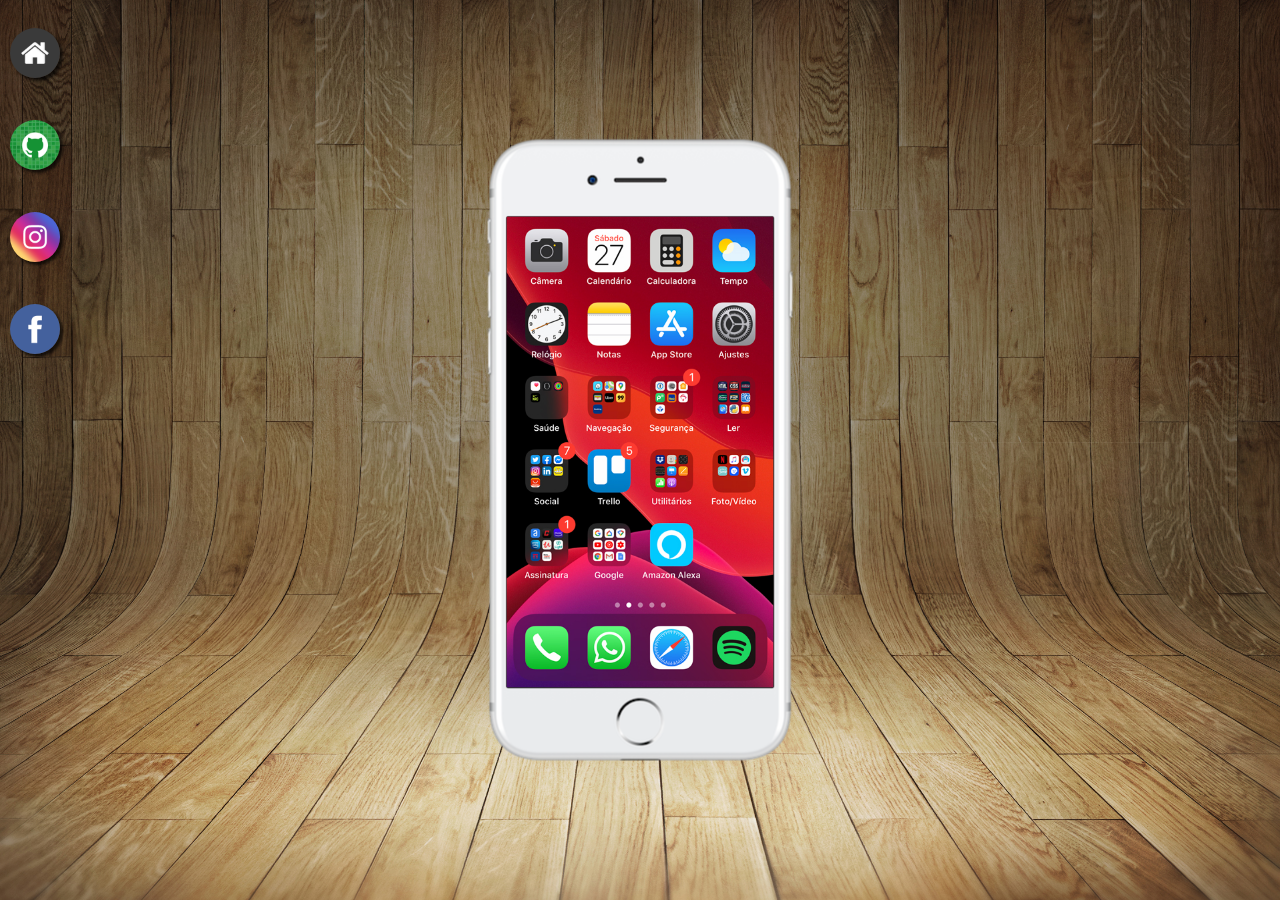
<file: index.html>
<!DOCTYPE html>
<html lang="pt-br">
<head>
    <meta charset="UTF-8">
    <meta http-equiv="X-UA-Compatible" content="IE=edge">
    <meta name="viewport" content="width=device-width, initial-scale=1.0">
    <link rel="shortcut icon" href="favicon.ico" type="image/x-icon">
    <link rel="stylesheet" href="estilos/style.css">
    <title>Projeto redes Sociais</title>
</head>
<body>
    <main>
        <section id="telefone">
            <iframe src="home.html" name="tela" id="tela" frameborder="0"></iframe>
        </section>
        <section id="redes-sociais">
            <br><a href="home.html " target="tela" ><img src="imagens/logo-home.jpg" alt="Home"></a></br>
            <br><a href="github.html" target="tela" ><img src="imagens/logo-github.jpg" alt="Github"></a></br>
            <br><a href="instagram.html" target="tela" ><img src="imagens/logo-instagram.jpg" alt="Instagram"></a></br>            
            <br><a href="Facebook.html" target="tela" ><img src="imagens/logo-facebook.jpg" alt="Facebook"></a></br>
        </section>
    </main>
</body>
</html>
</file>
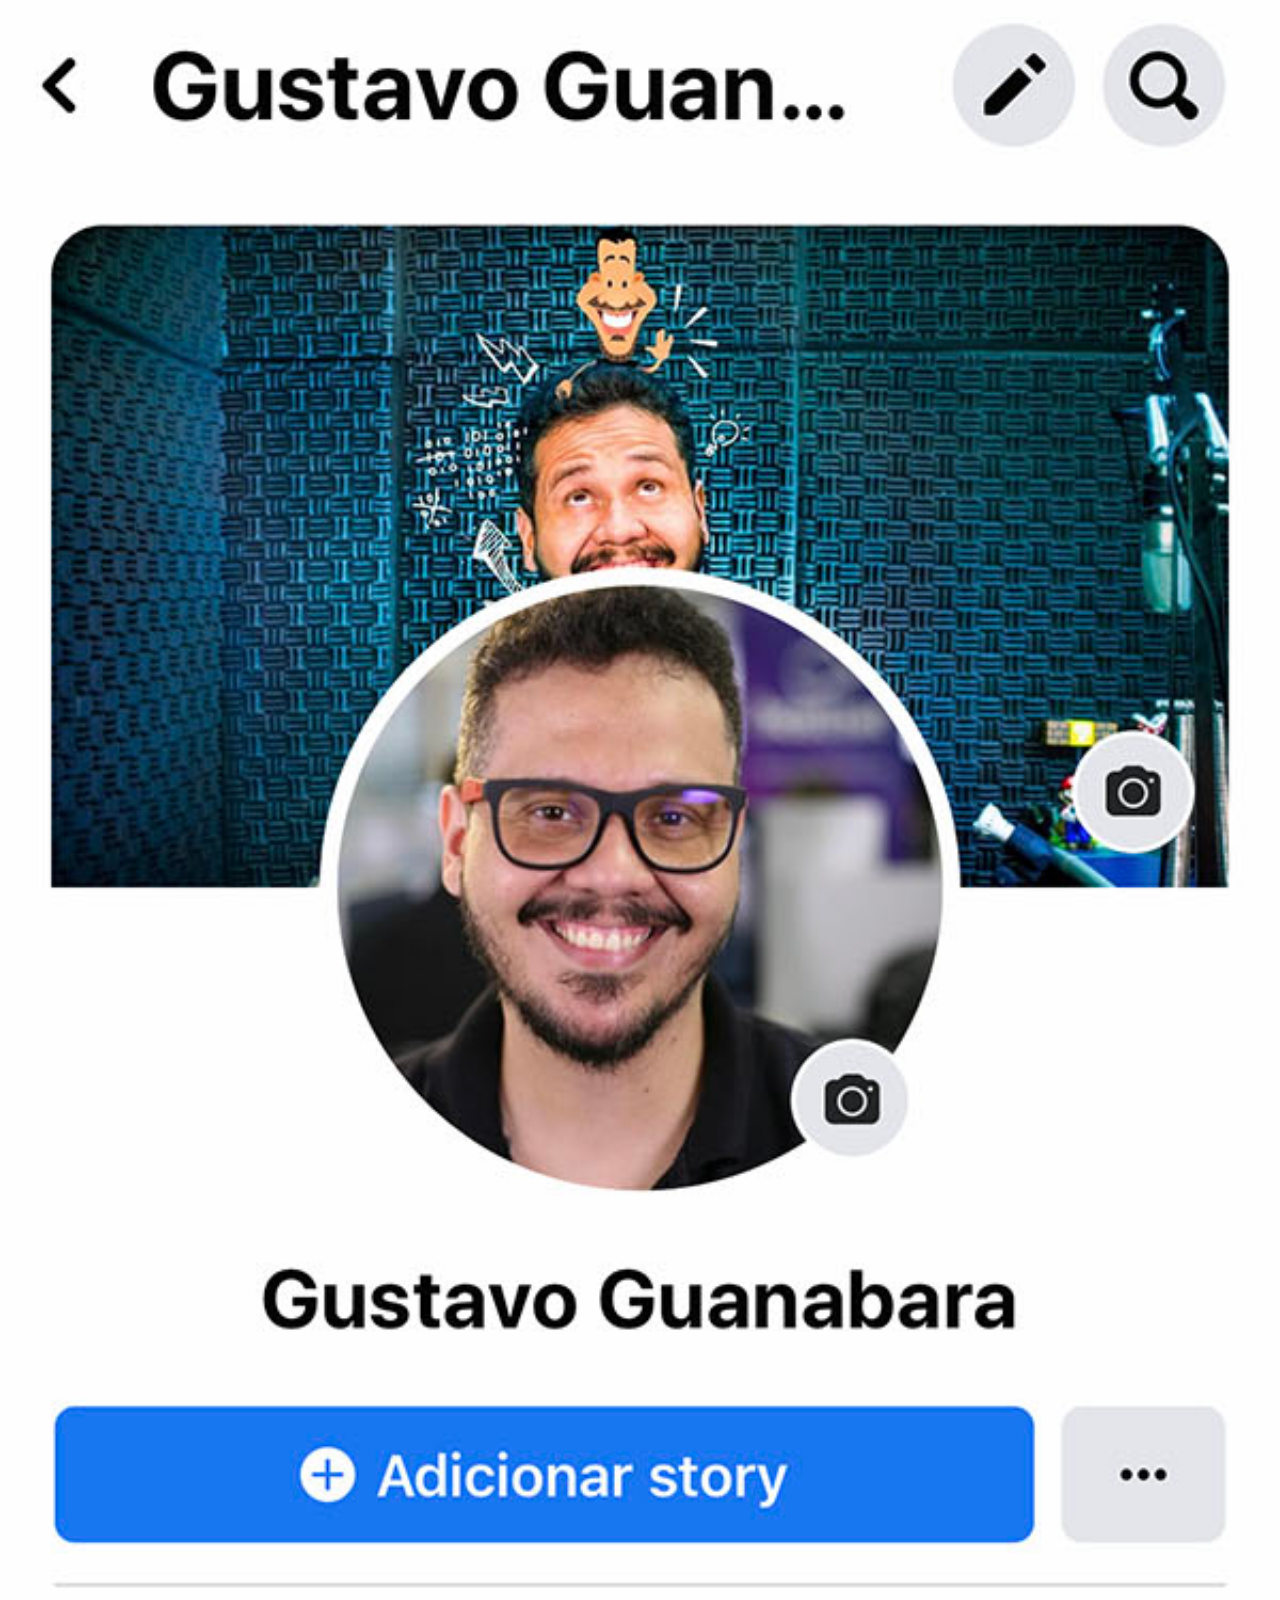
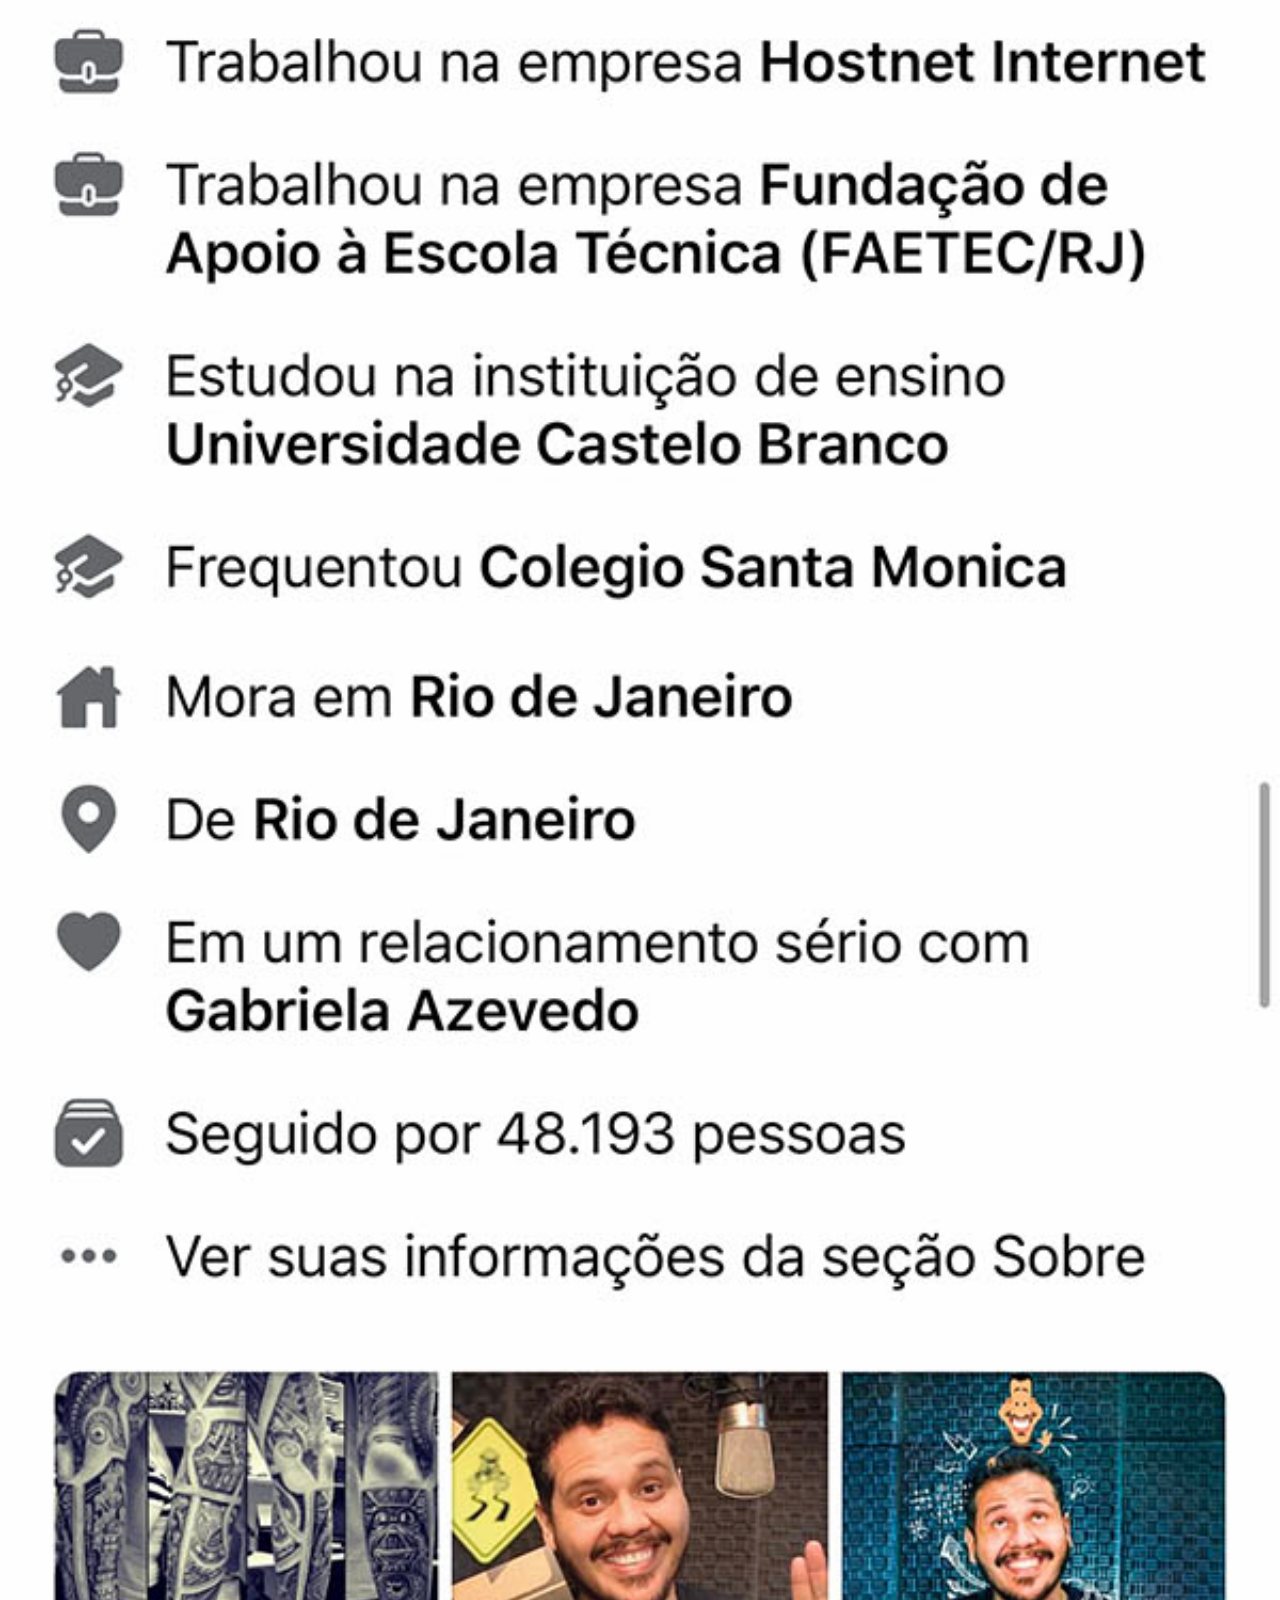
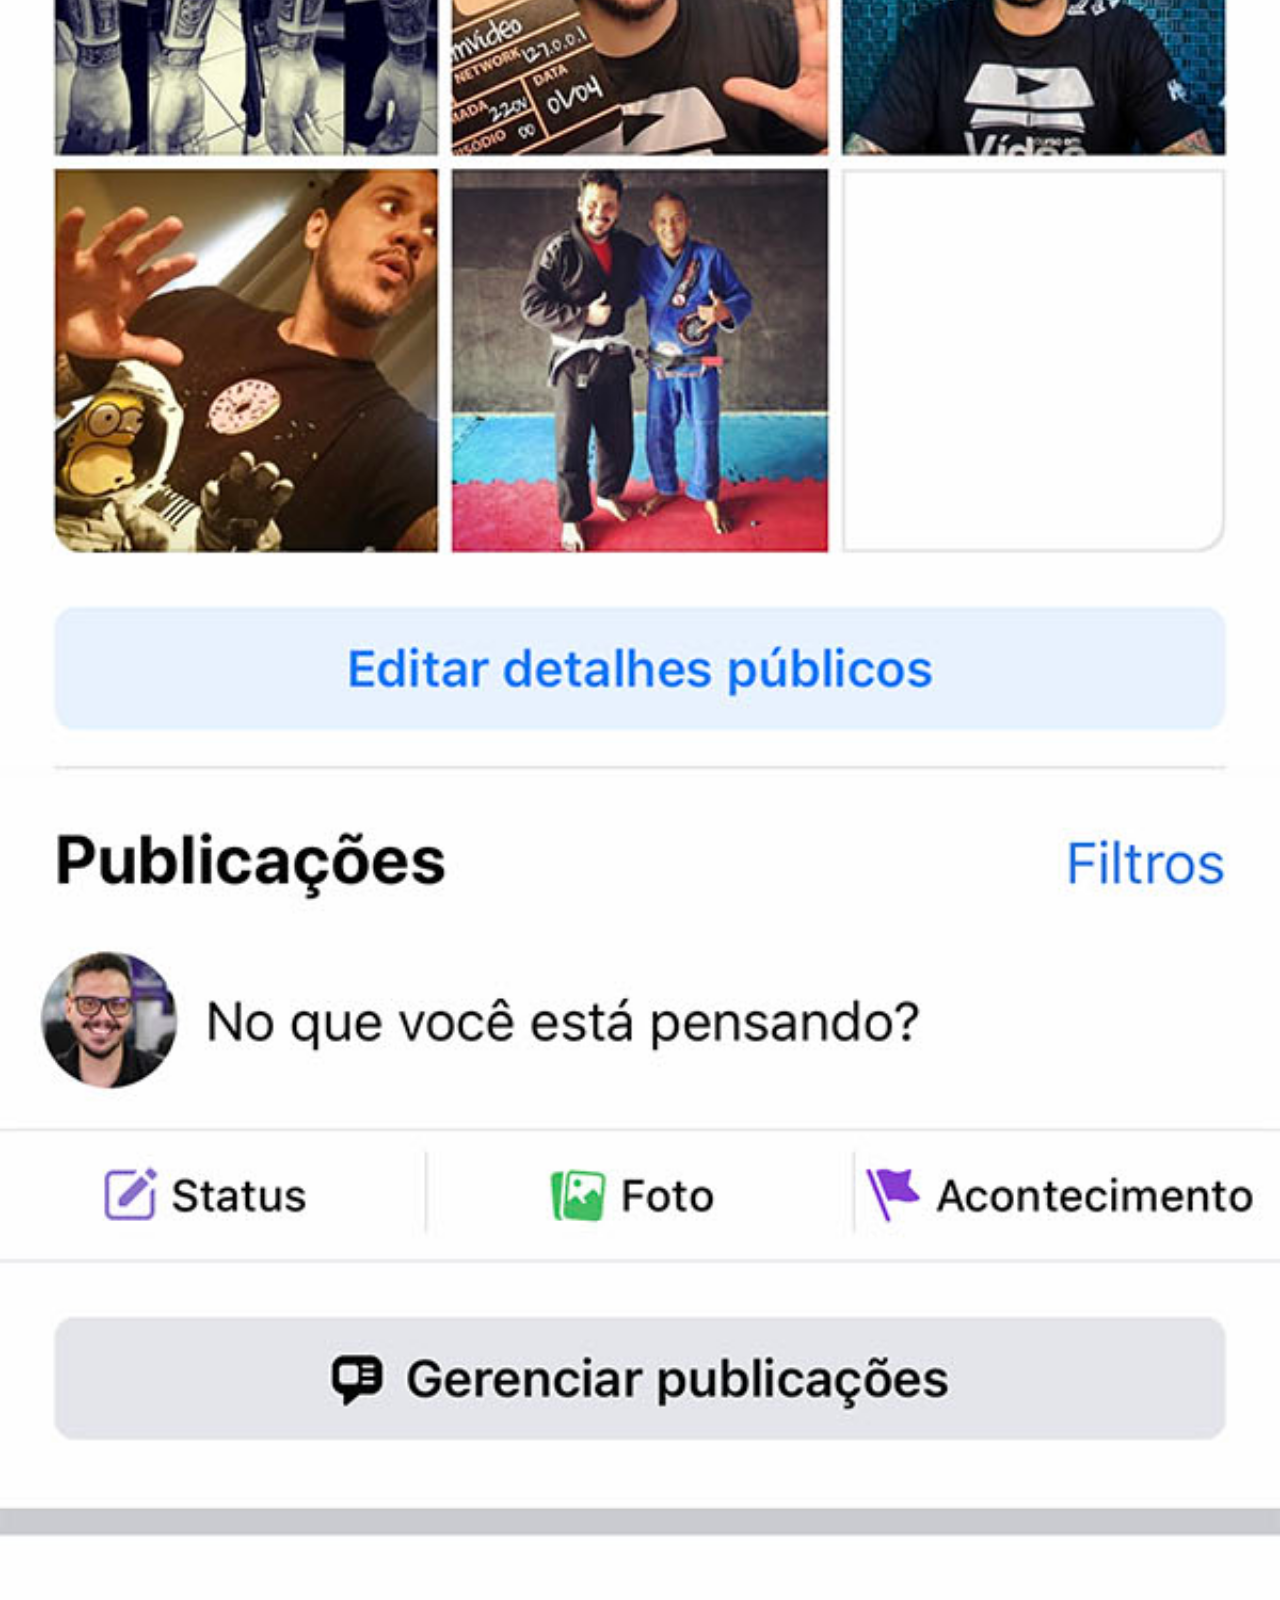
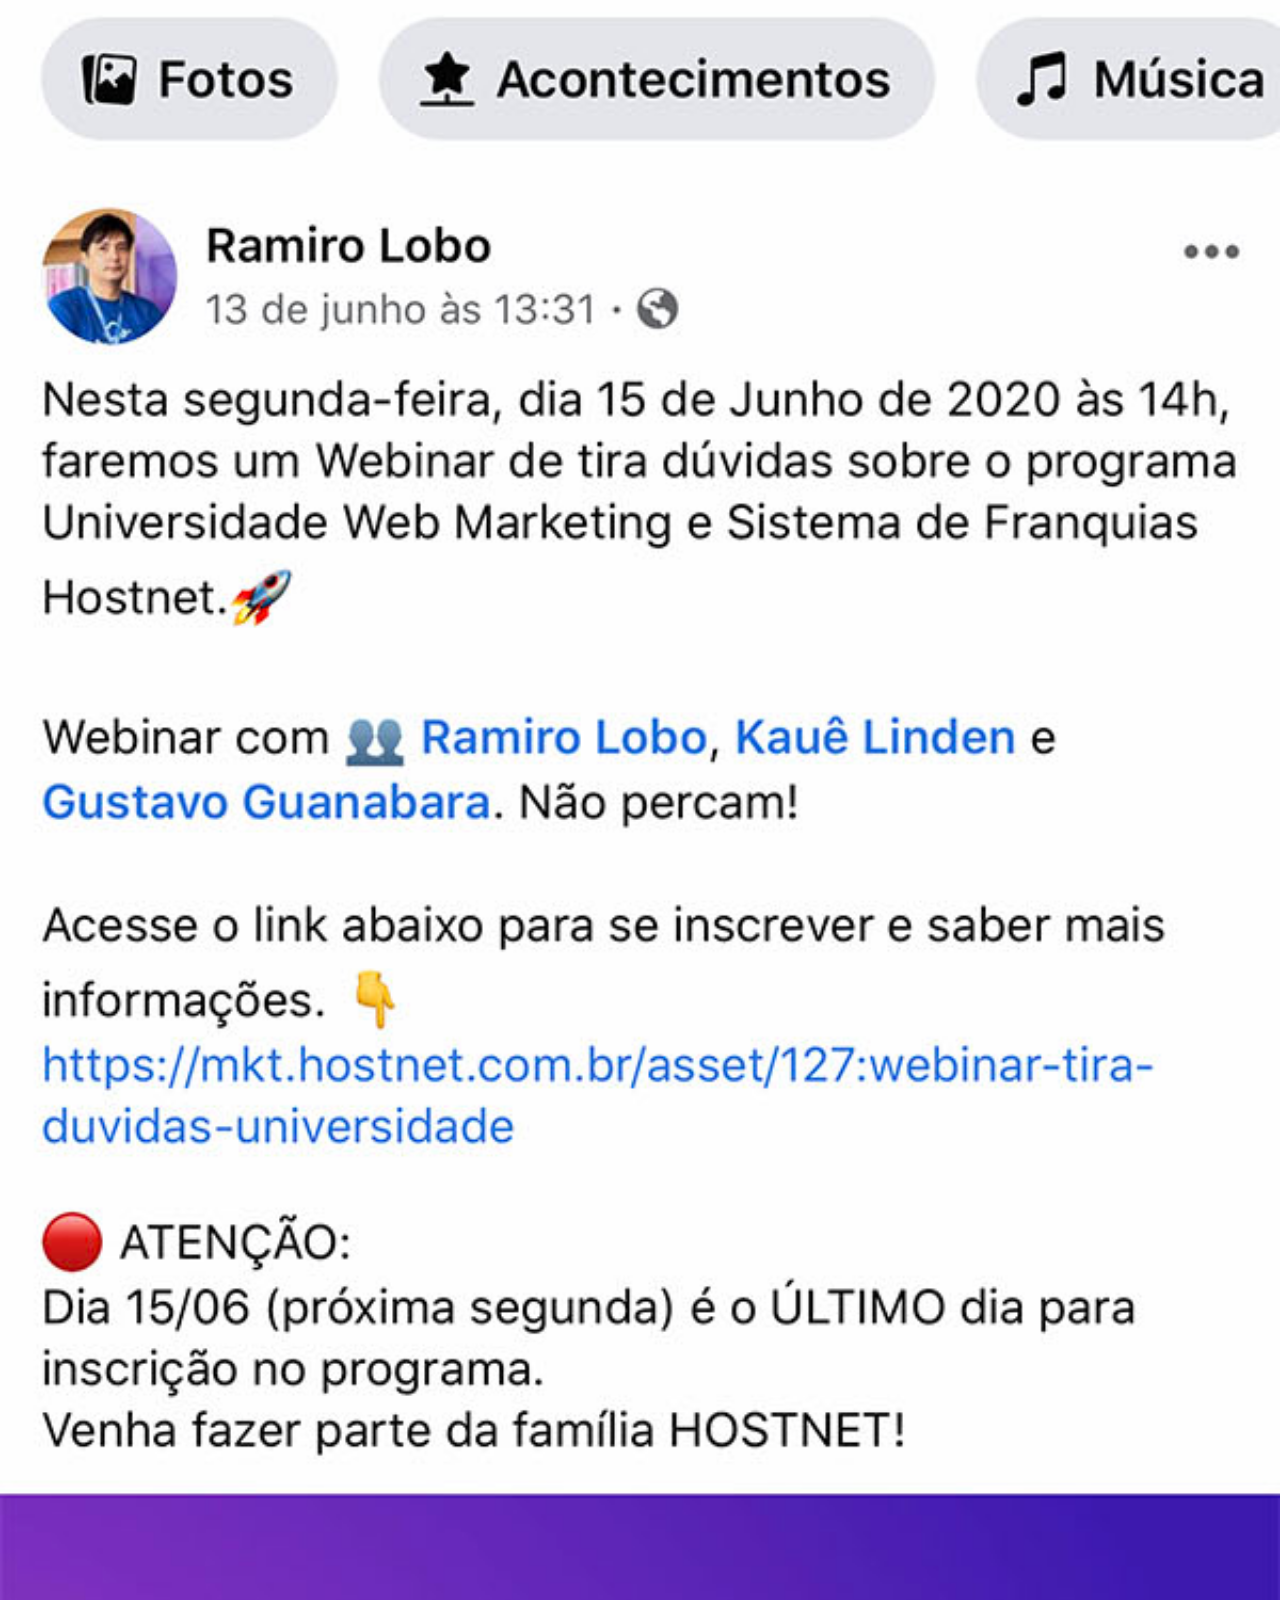
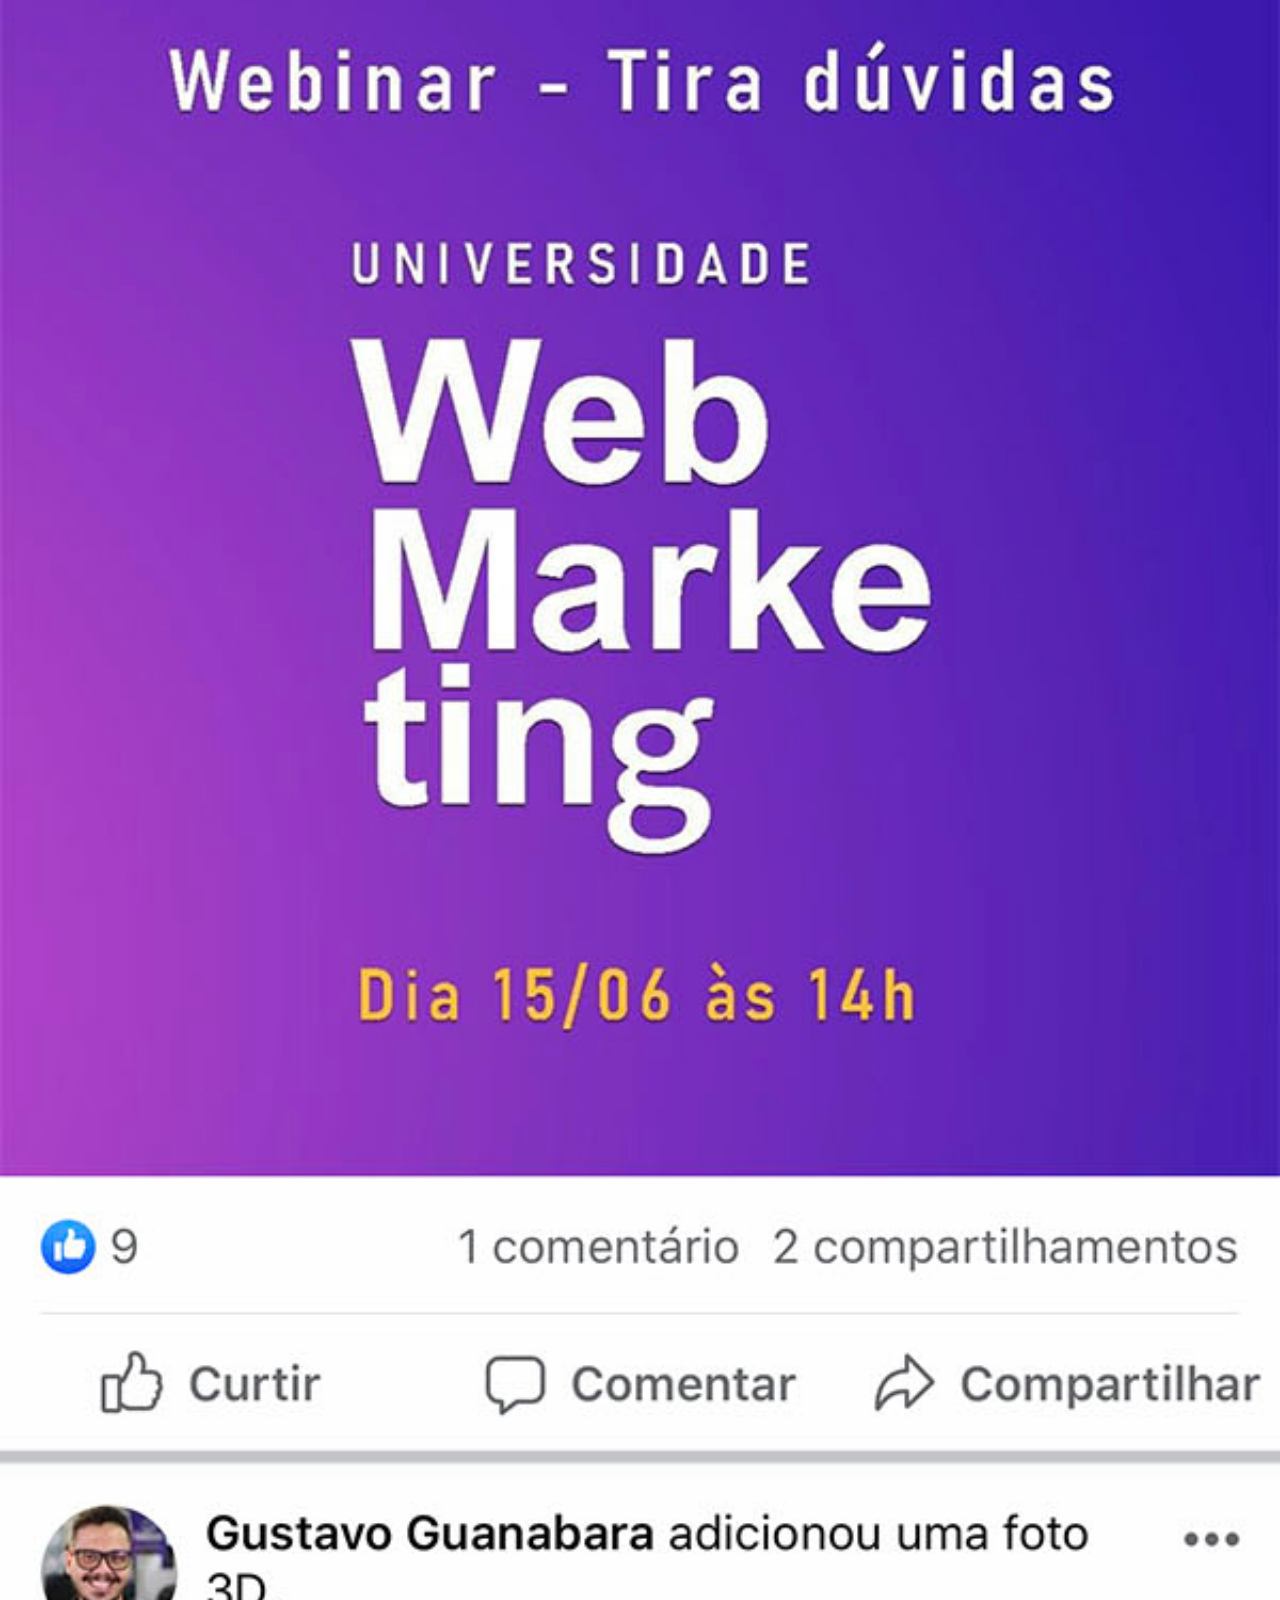
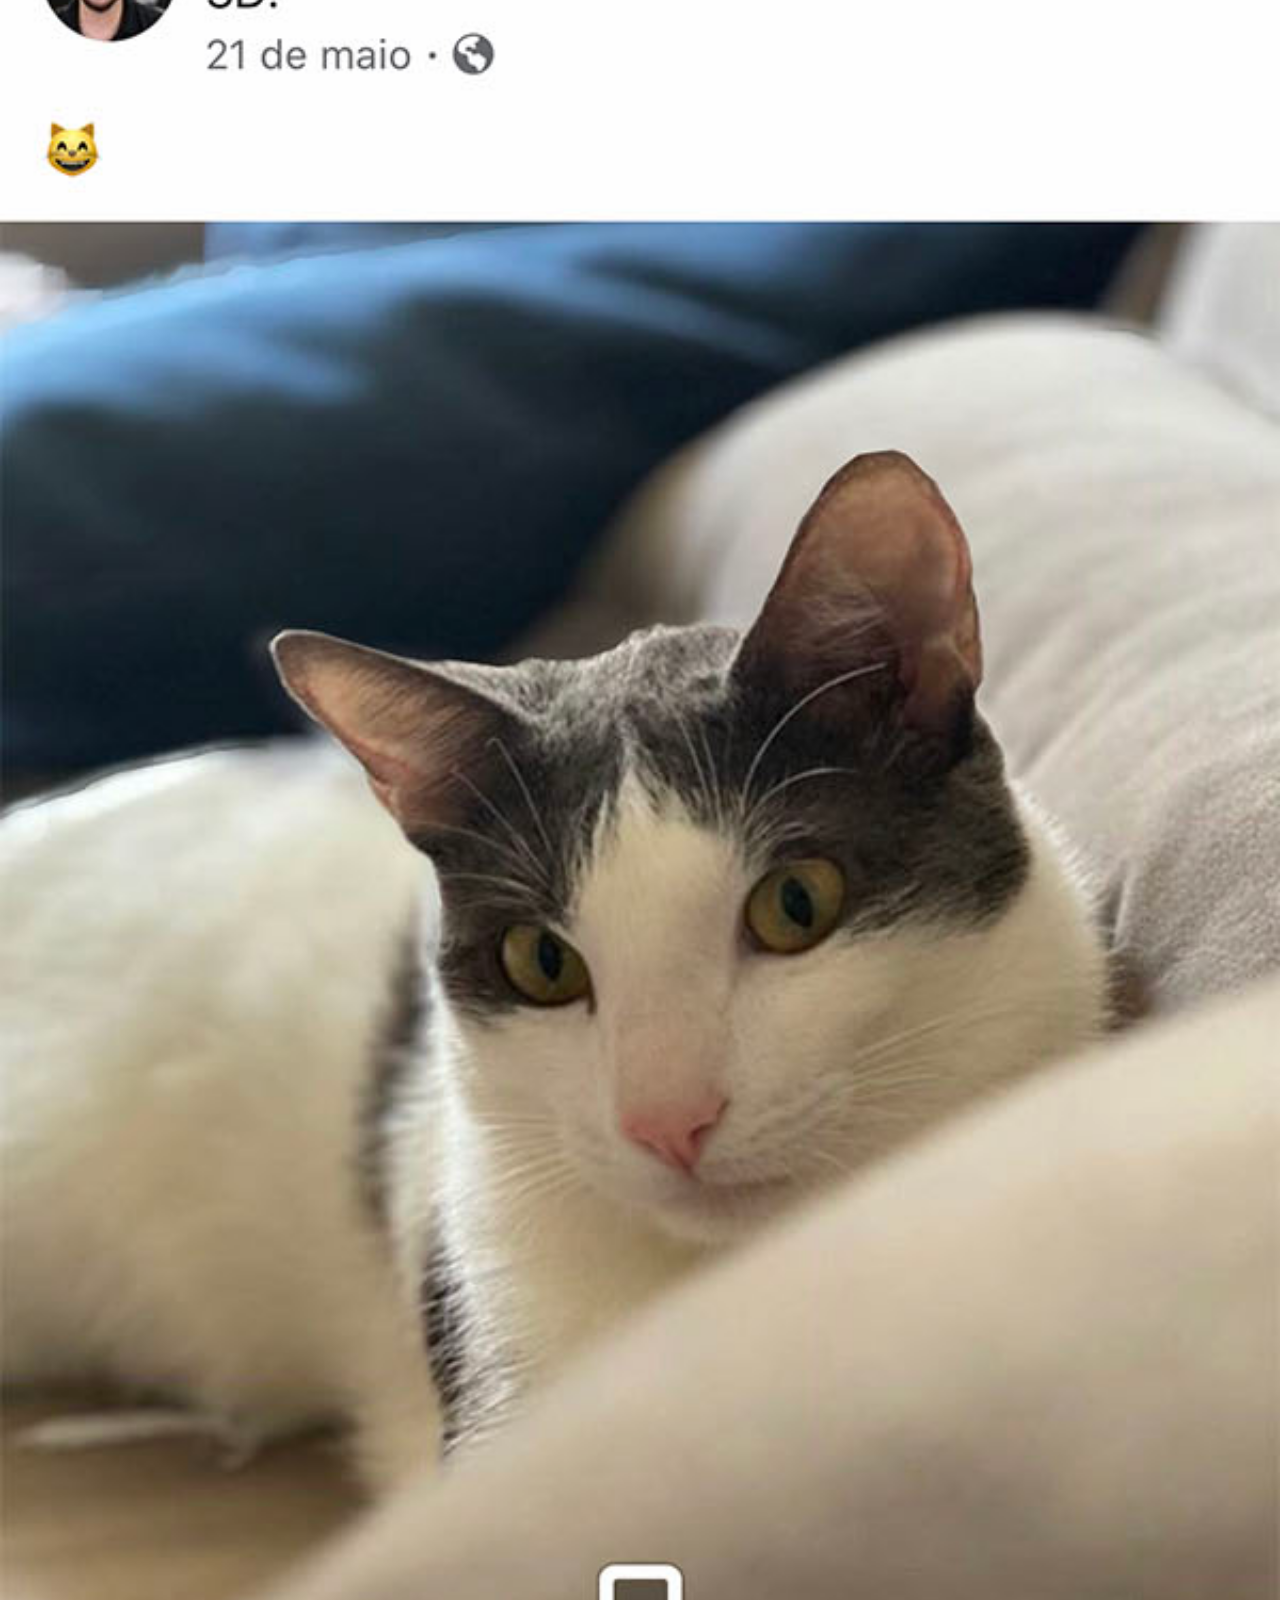
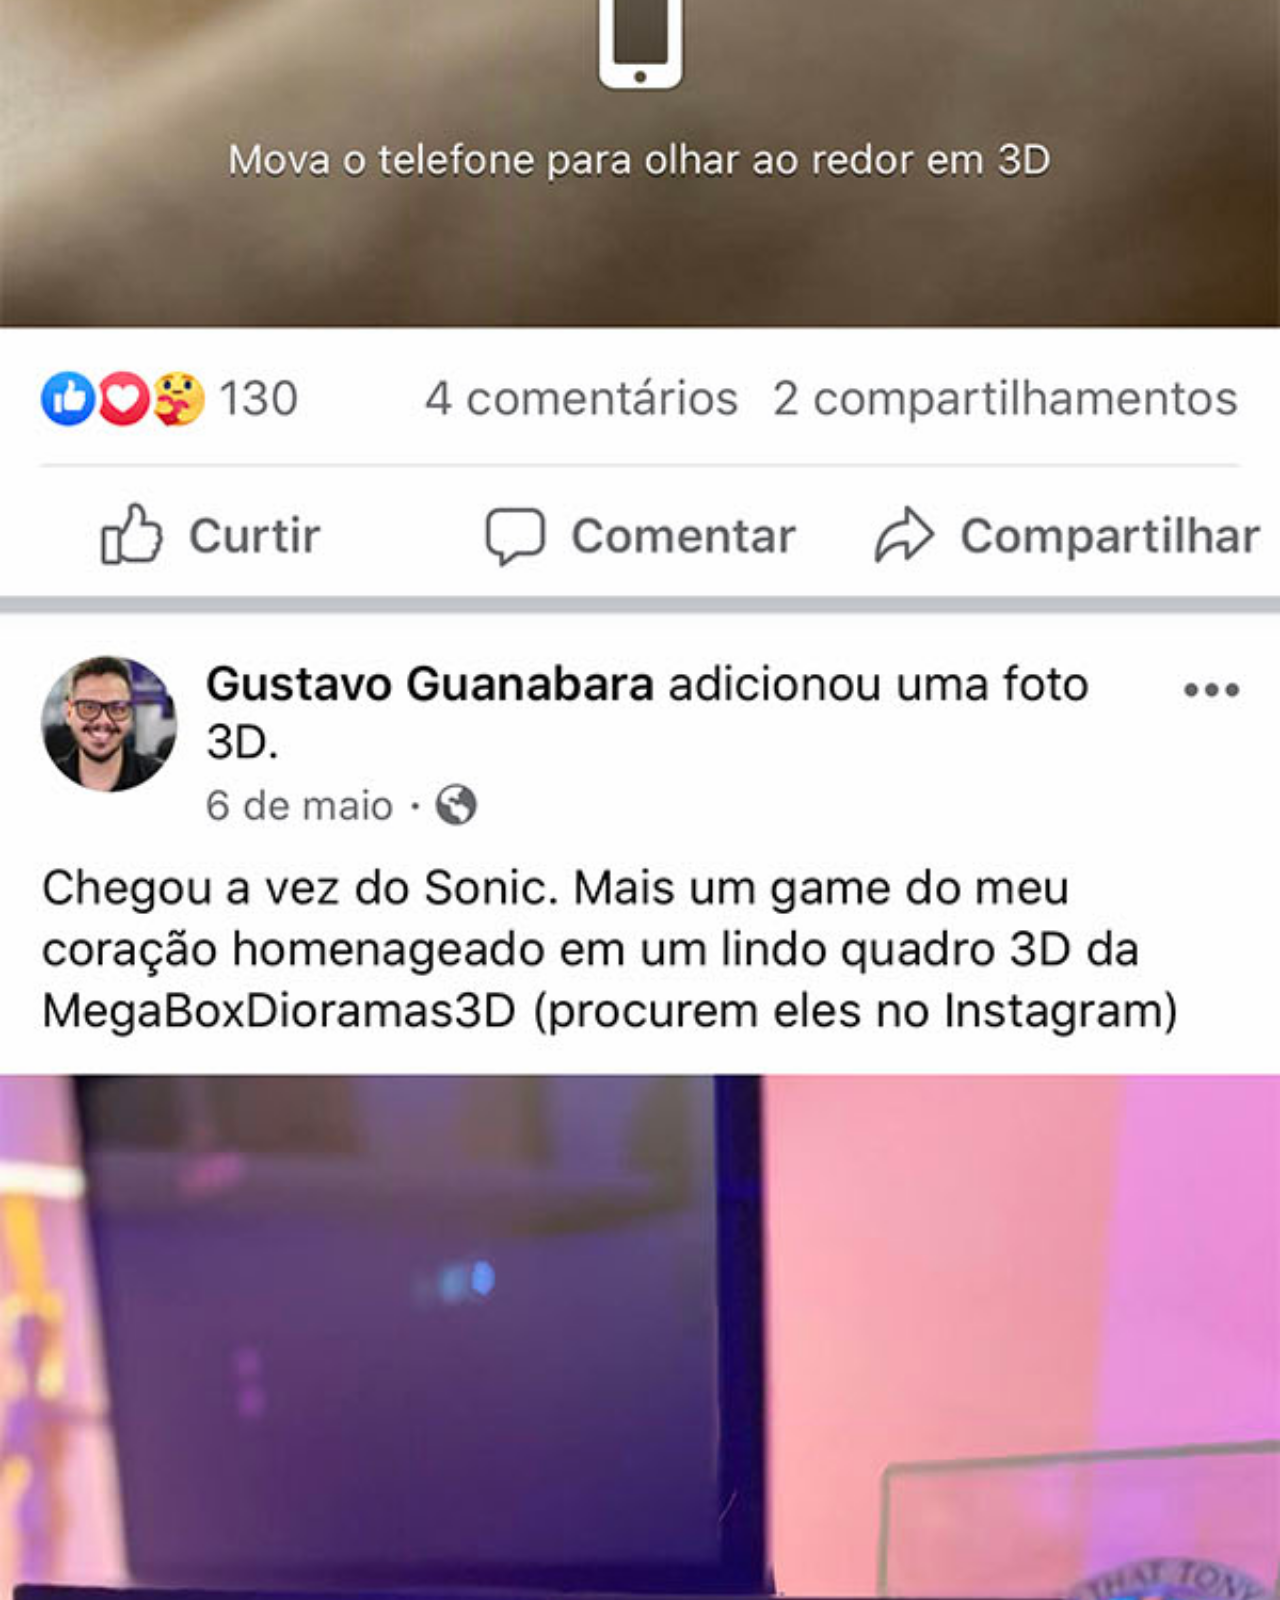
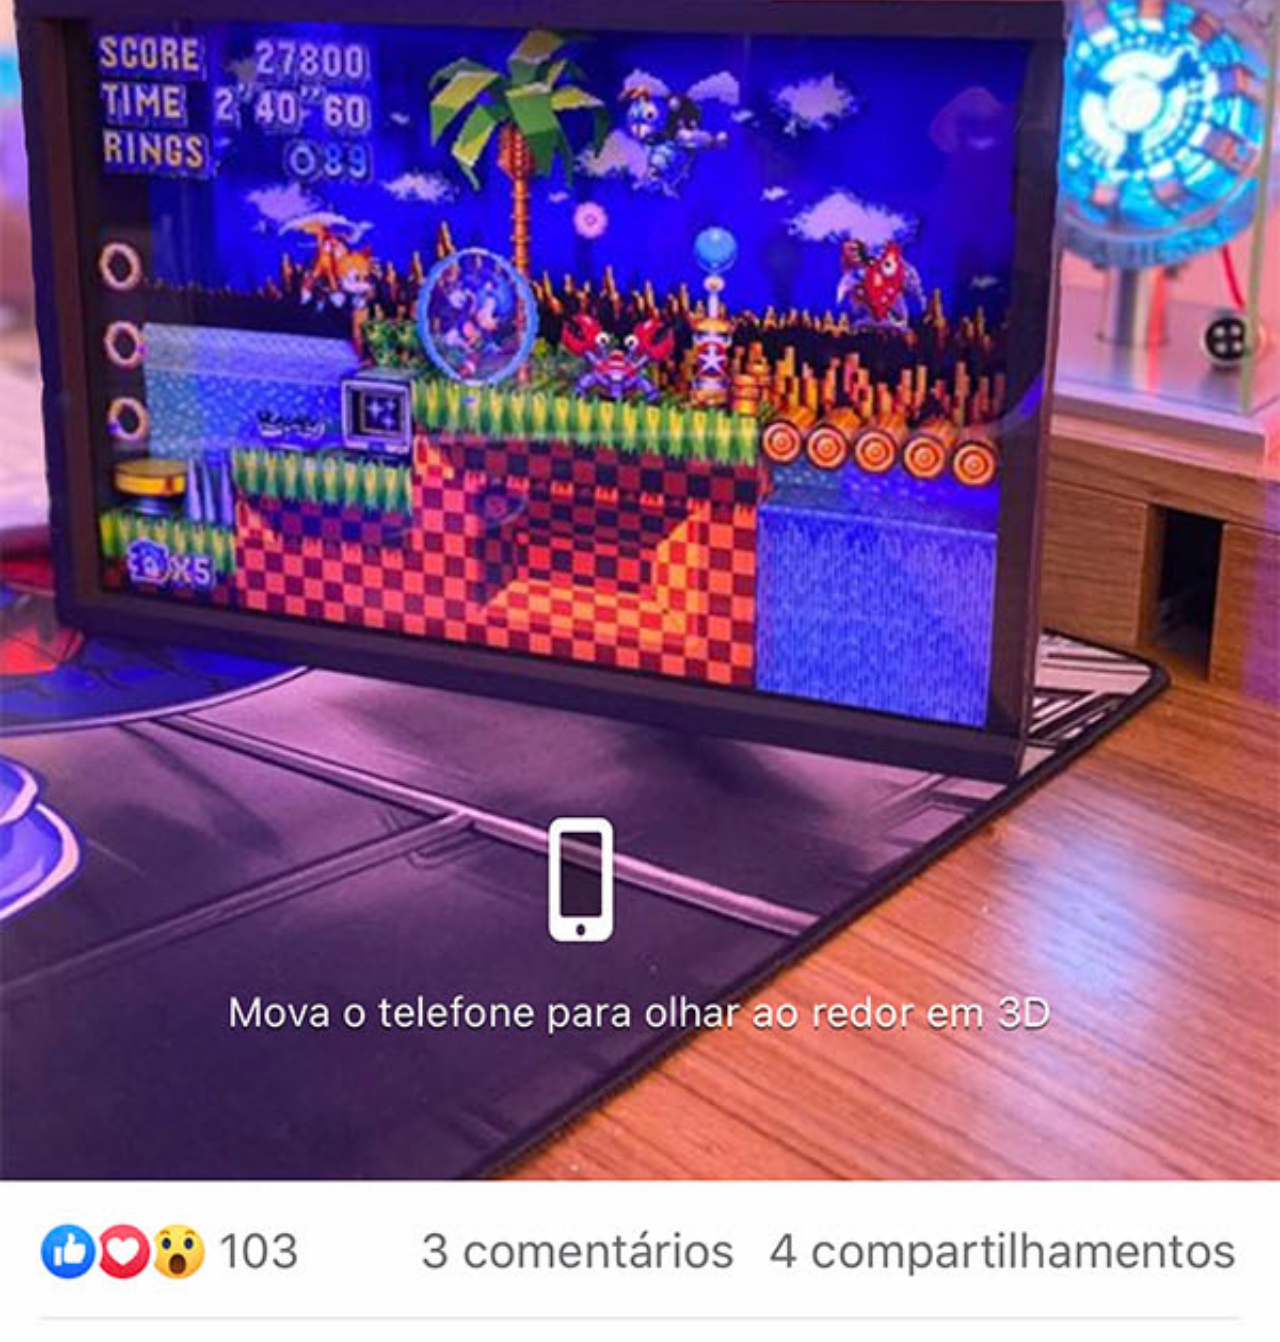
<file: Facebook.html>
<!DOCTYPE html>
<html lang="en">
<head>
    <meta charset="UTF-8">
    <meta http-equiv="X-UA-Compatible" content="IE=edge">
    <meta name="viewport" content="width=device-width, initial-scale=1.0">
    <title>Youtube</title> <link rel="stylesheet" href="estilos/social.css">
</head>
<body>
    <img src="imagens/tela-facebook.jpg" alt="Facebook">
</body>
</html>
</file>
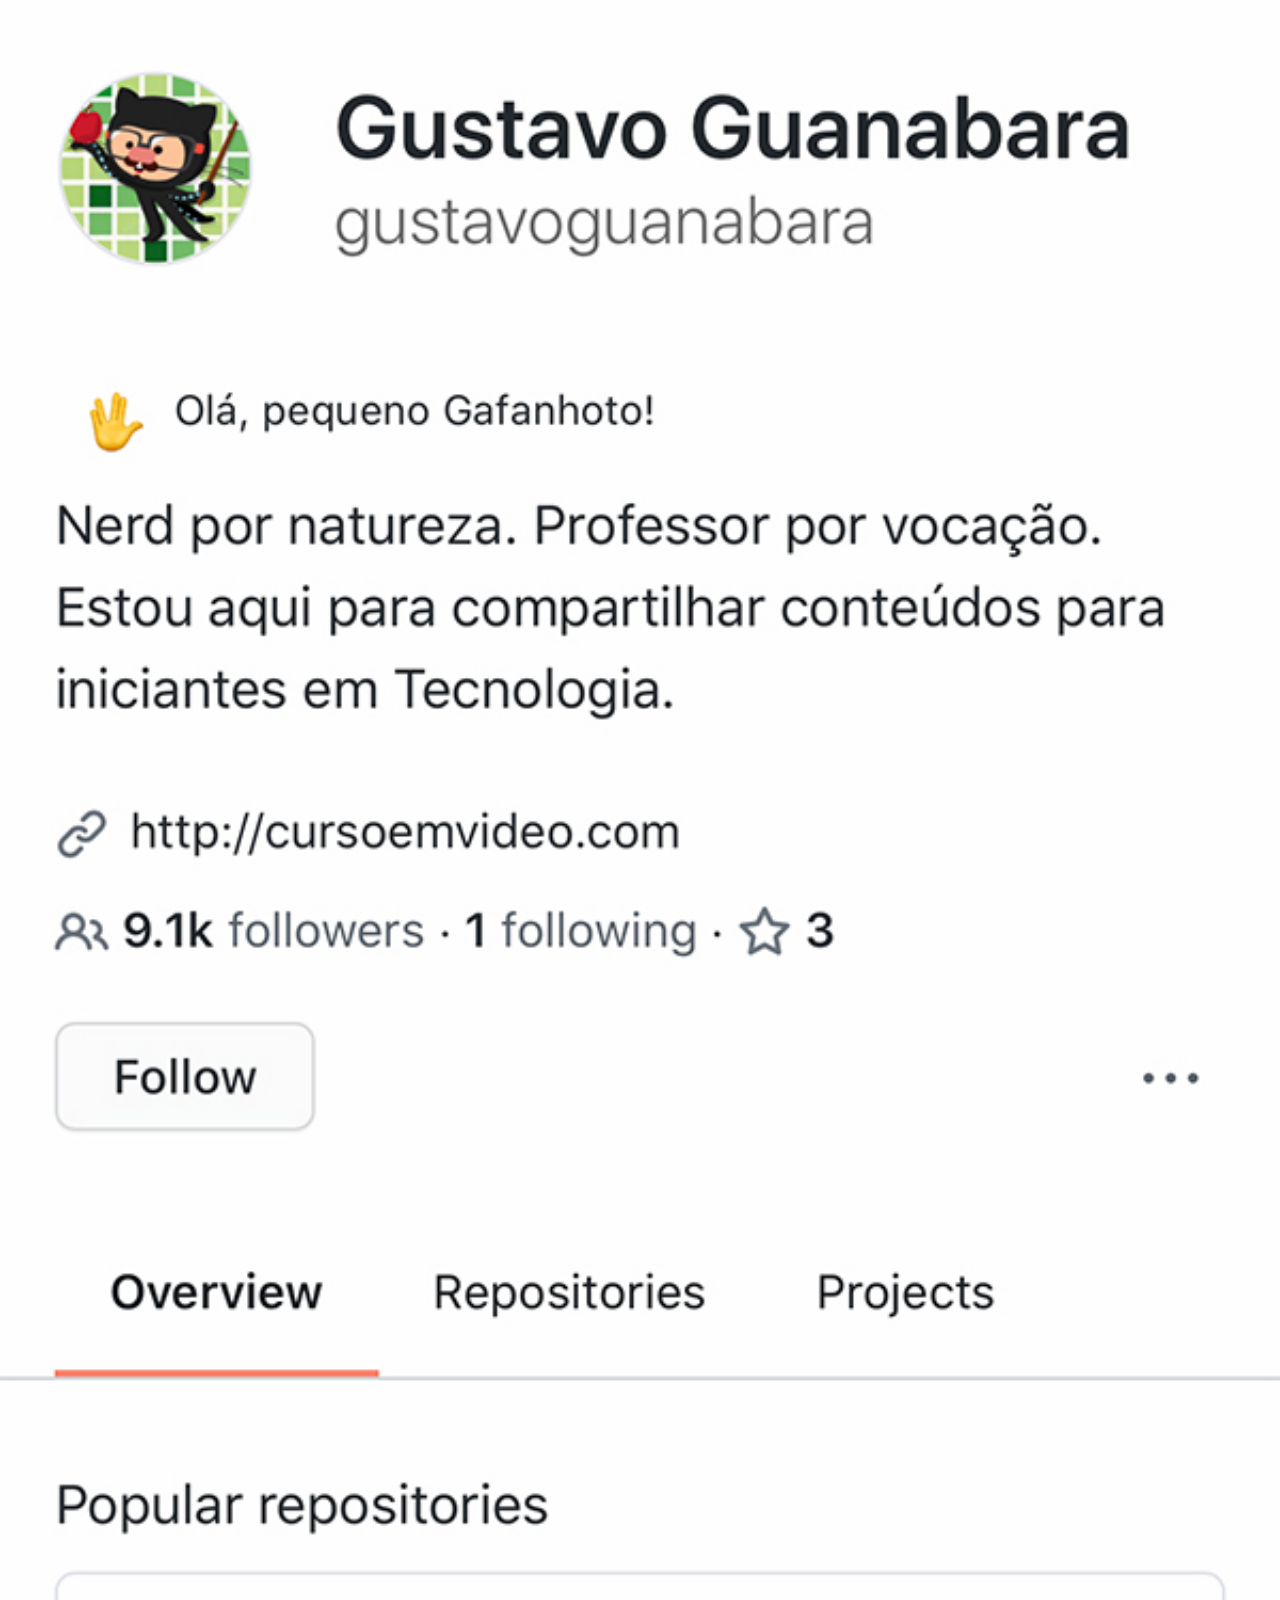
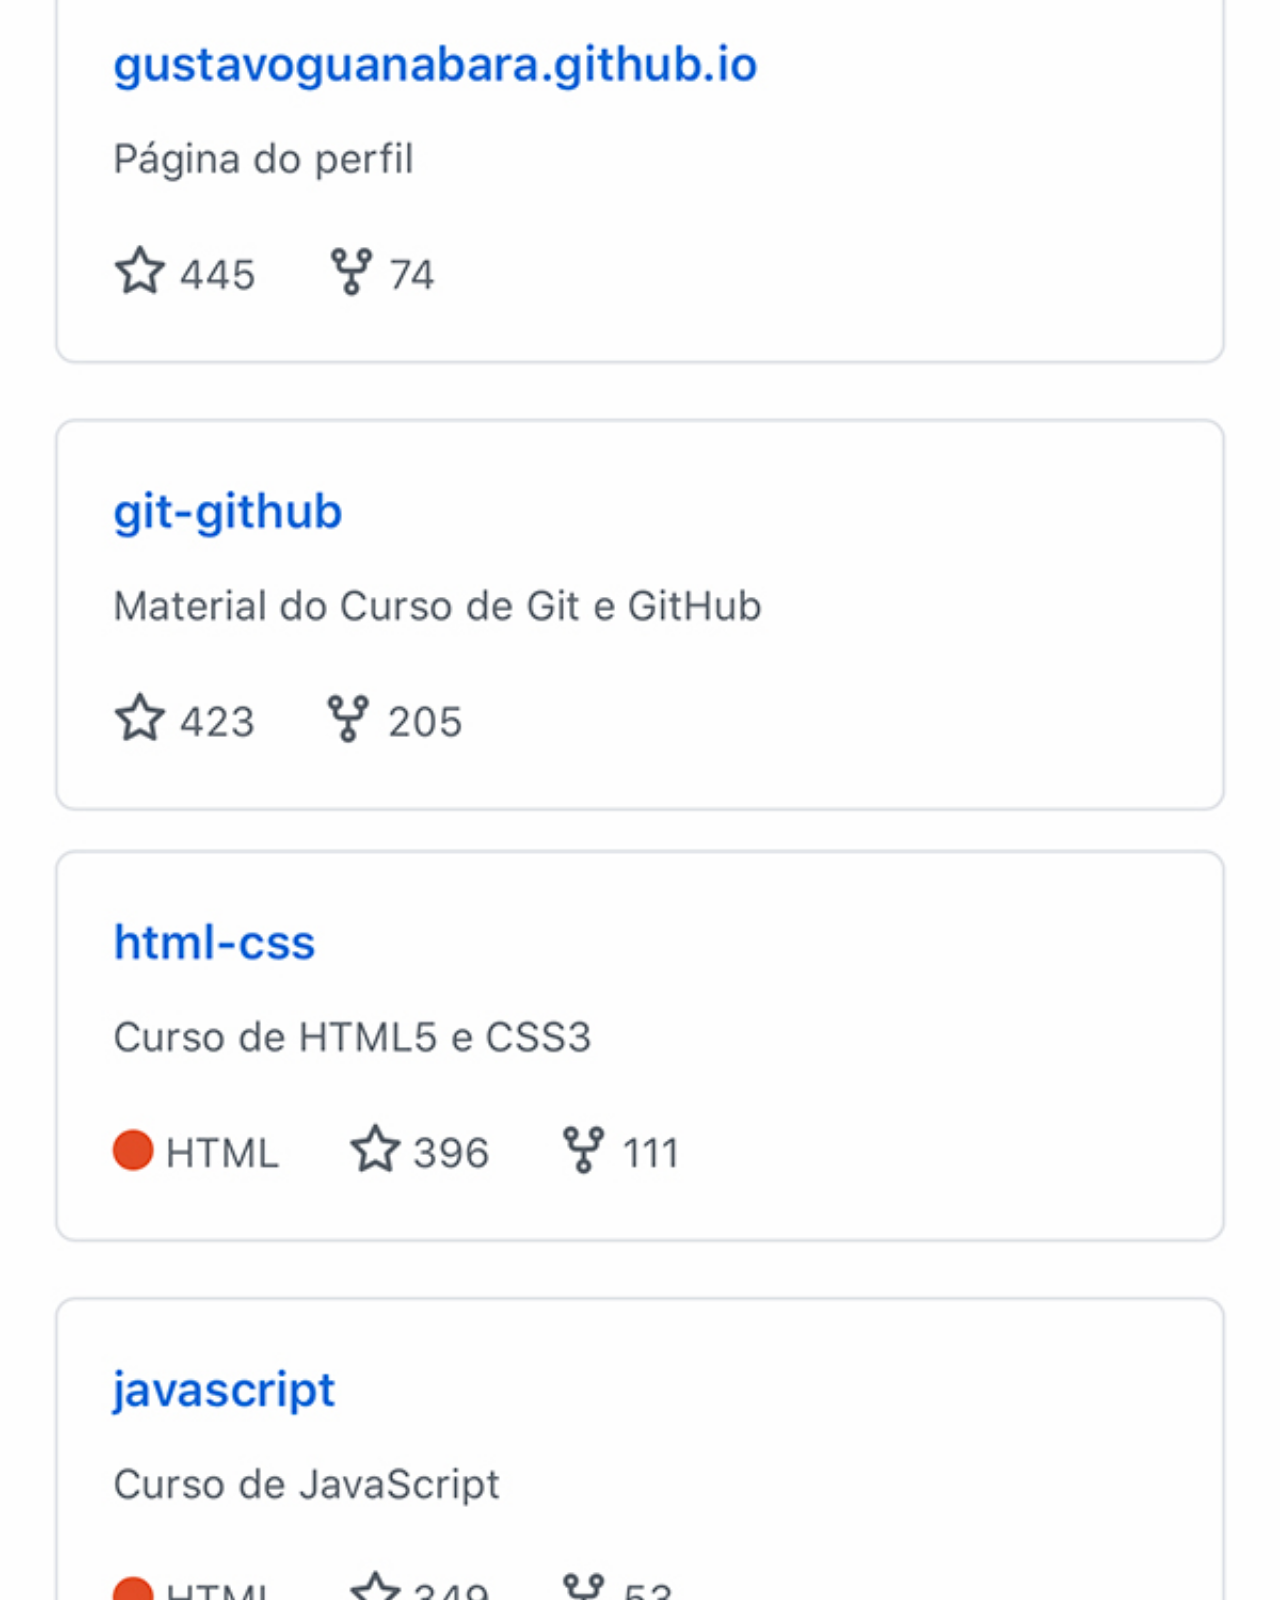
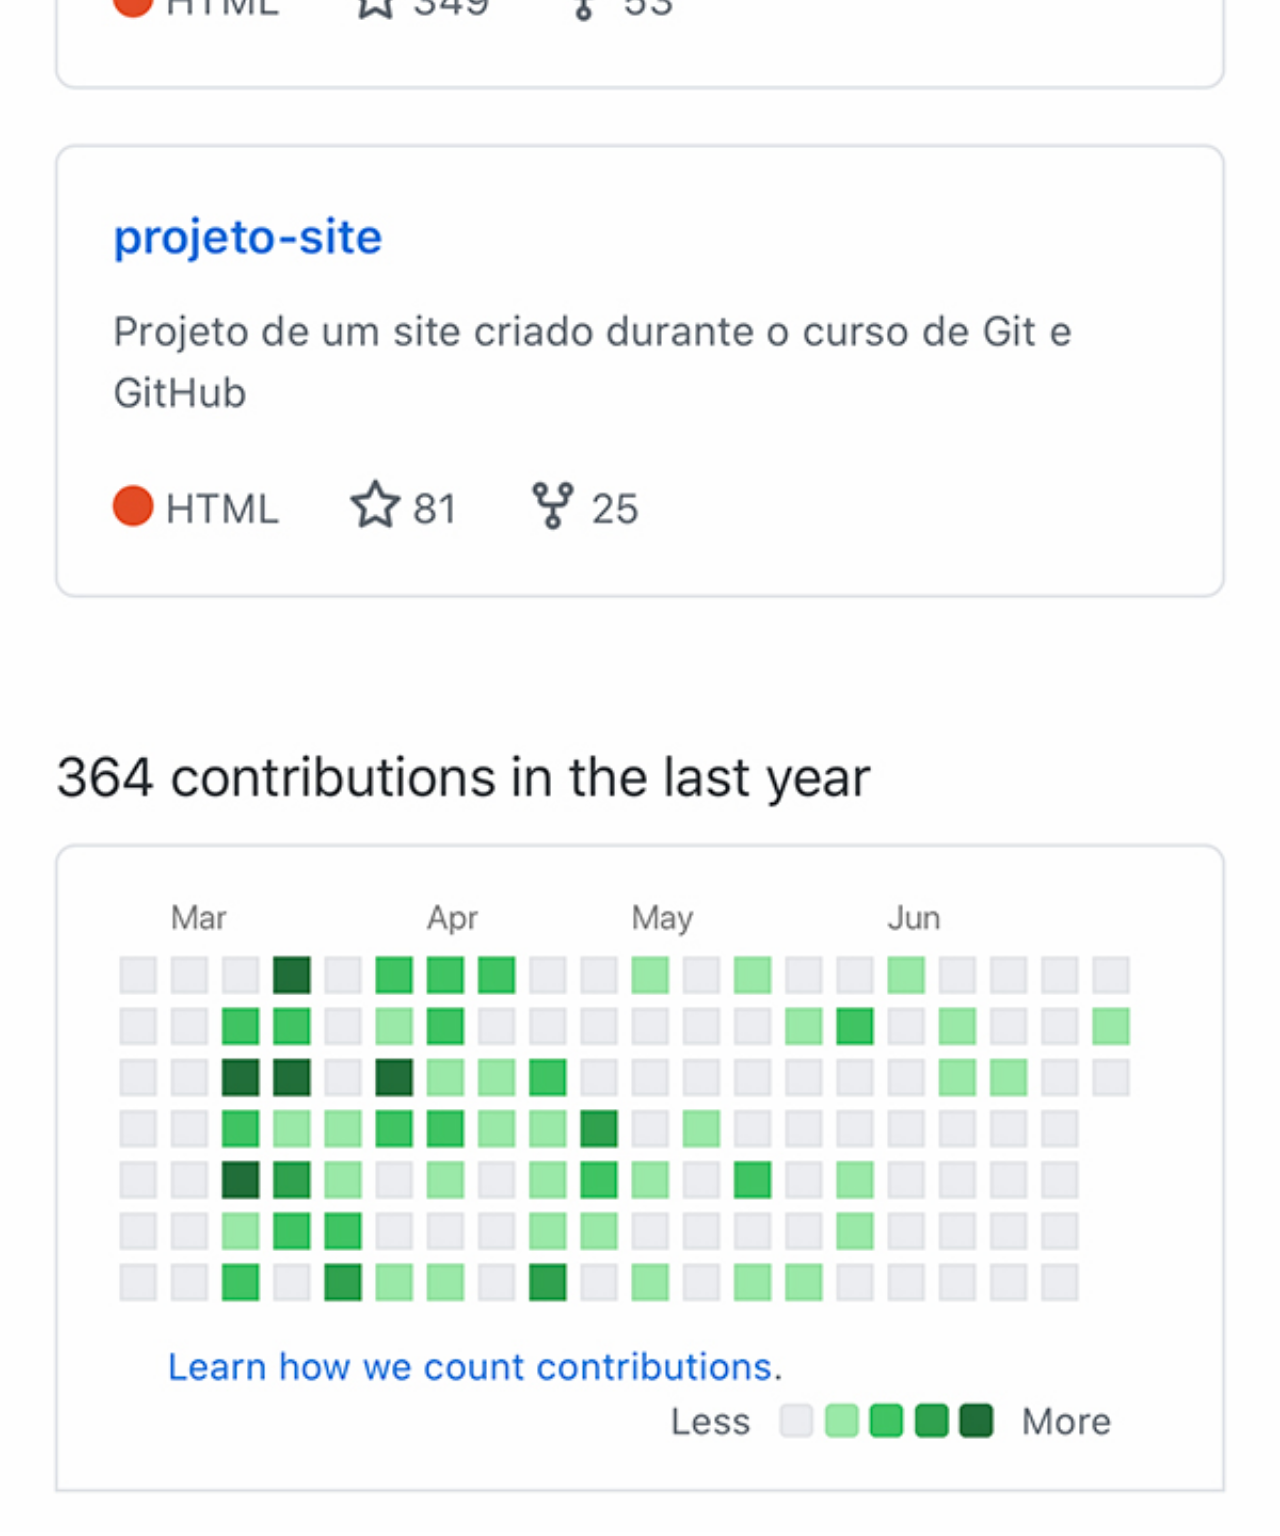
<file: github.html>
<!DOCTYPE html>
<html lang="en">
<head>
    <meta charset="UTF-8">
    <meta http-equiv="X-UA-Compatible" content="IE=edge">
    <meta name="viewport" content="width=device-width, initial-scale=1.0">
    <title>Github</title> <link rel="stylesheet" href="estilos/social.css">
</head>
<body>
    <img src="imagens/tela-github.jpg" alt="Github">
</body>
</html>
</file>
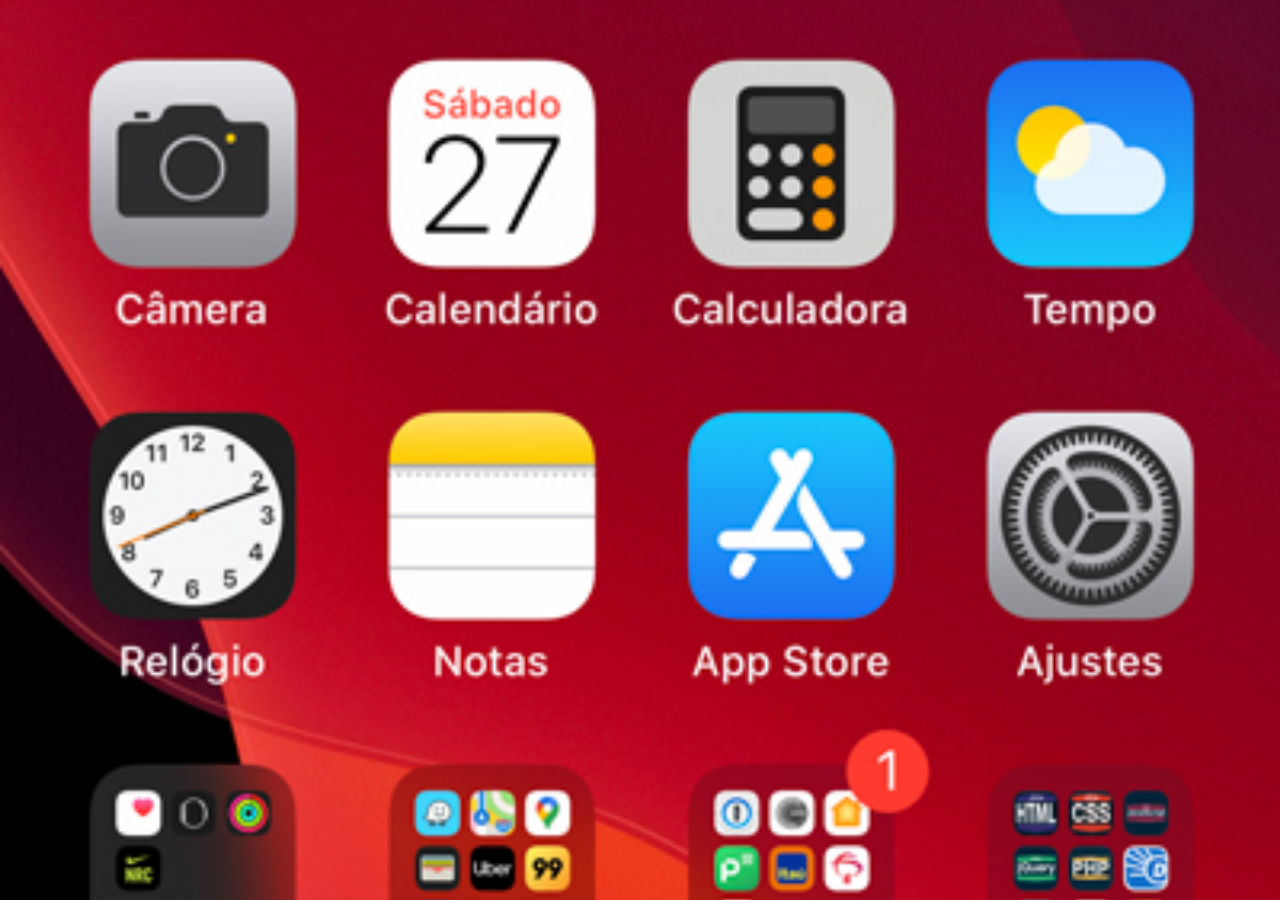
<file: home.html>
<!DOCTYPE html>
<html lang="pt-br">
<head>
    <meta charset="UTF-8">
    <meta http-equiv="X-UA-Compatible" content="IE=edge">
    <meta name="viewport" content="width=device-width, initial-scale=1.0">
    <title>Home</title>
</head>
<style>
    * {
        margin: 0px;
        padding: 0px;
    }
    body {
        margin: 100vw;
        margin: 100vh;
        background: black url('imagens/tela-home.jpg') no-repeat top center;
        background-size: cover;

    }
</style>
<body>
    
</body>
</html>
</file>
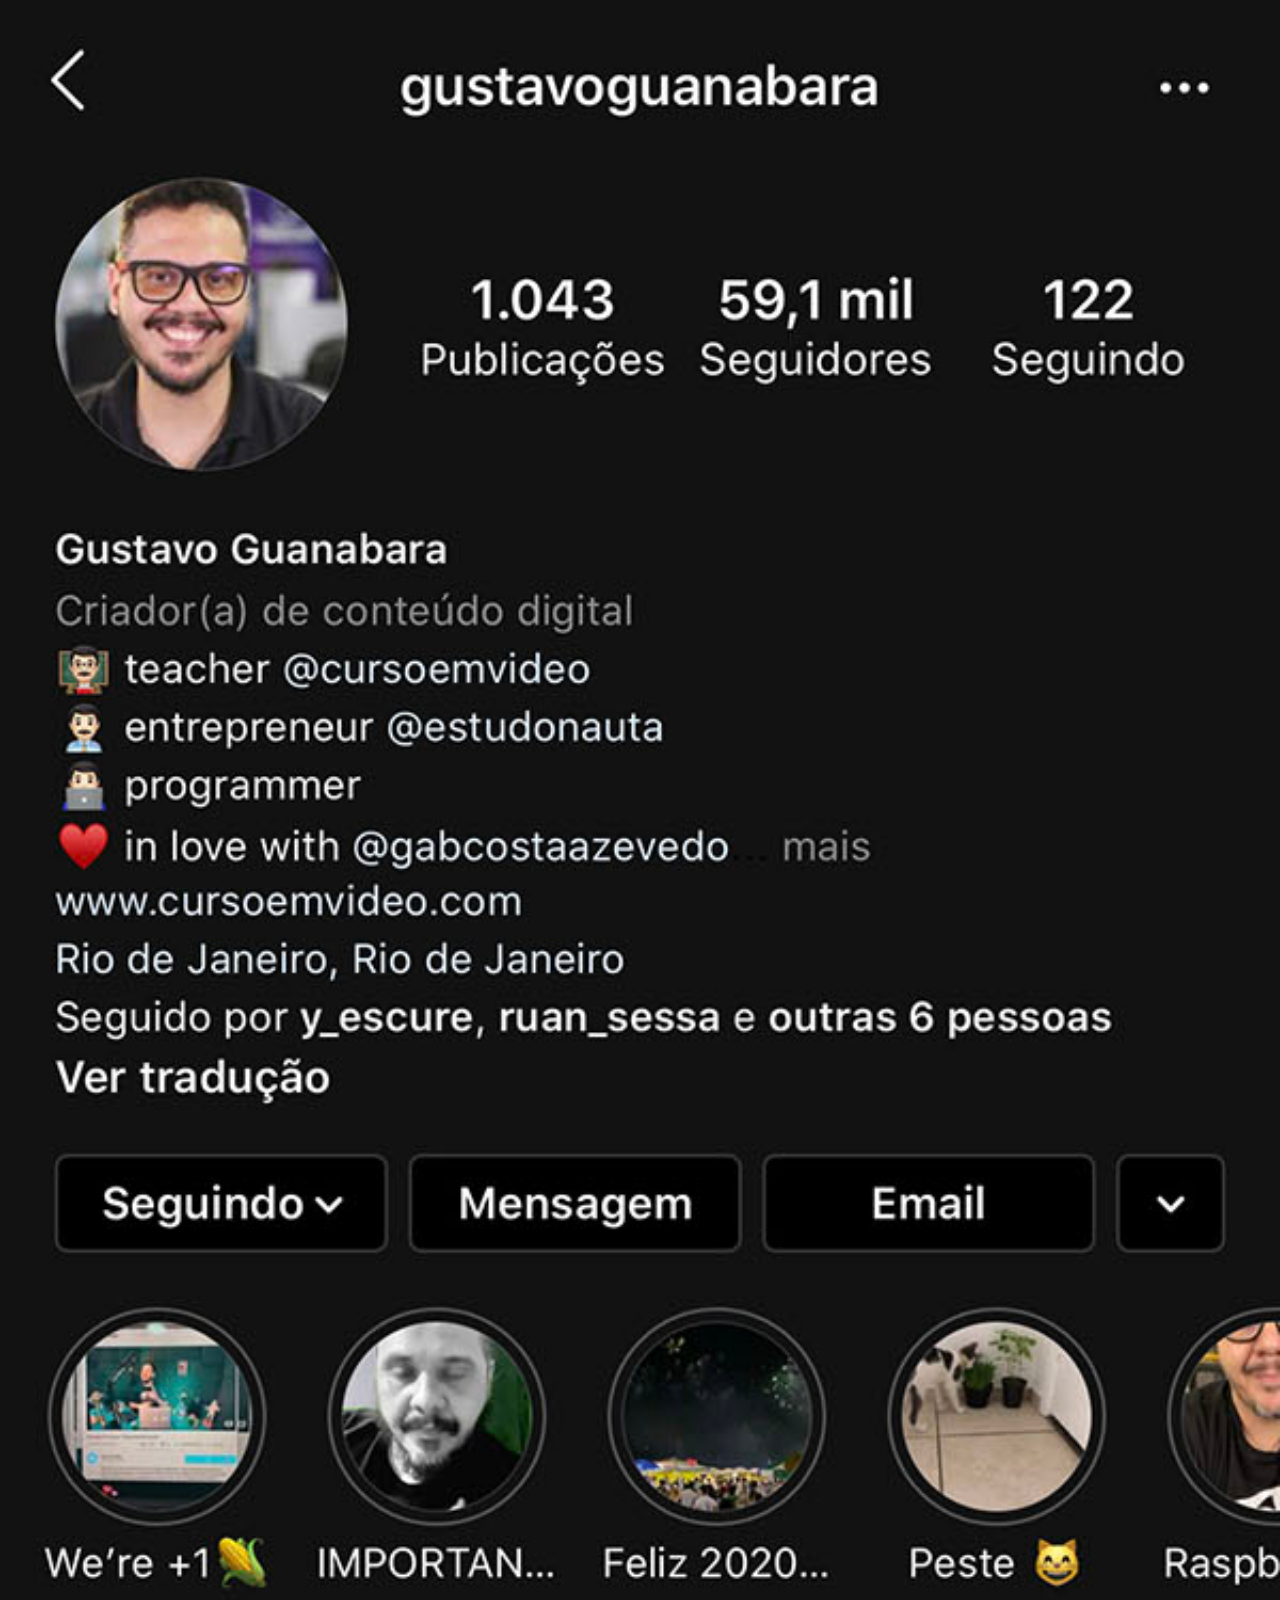
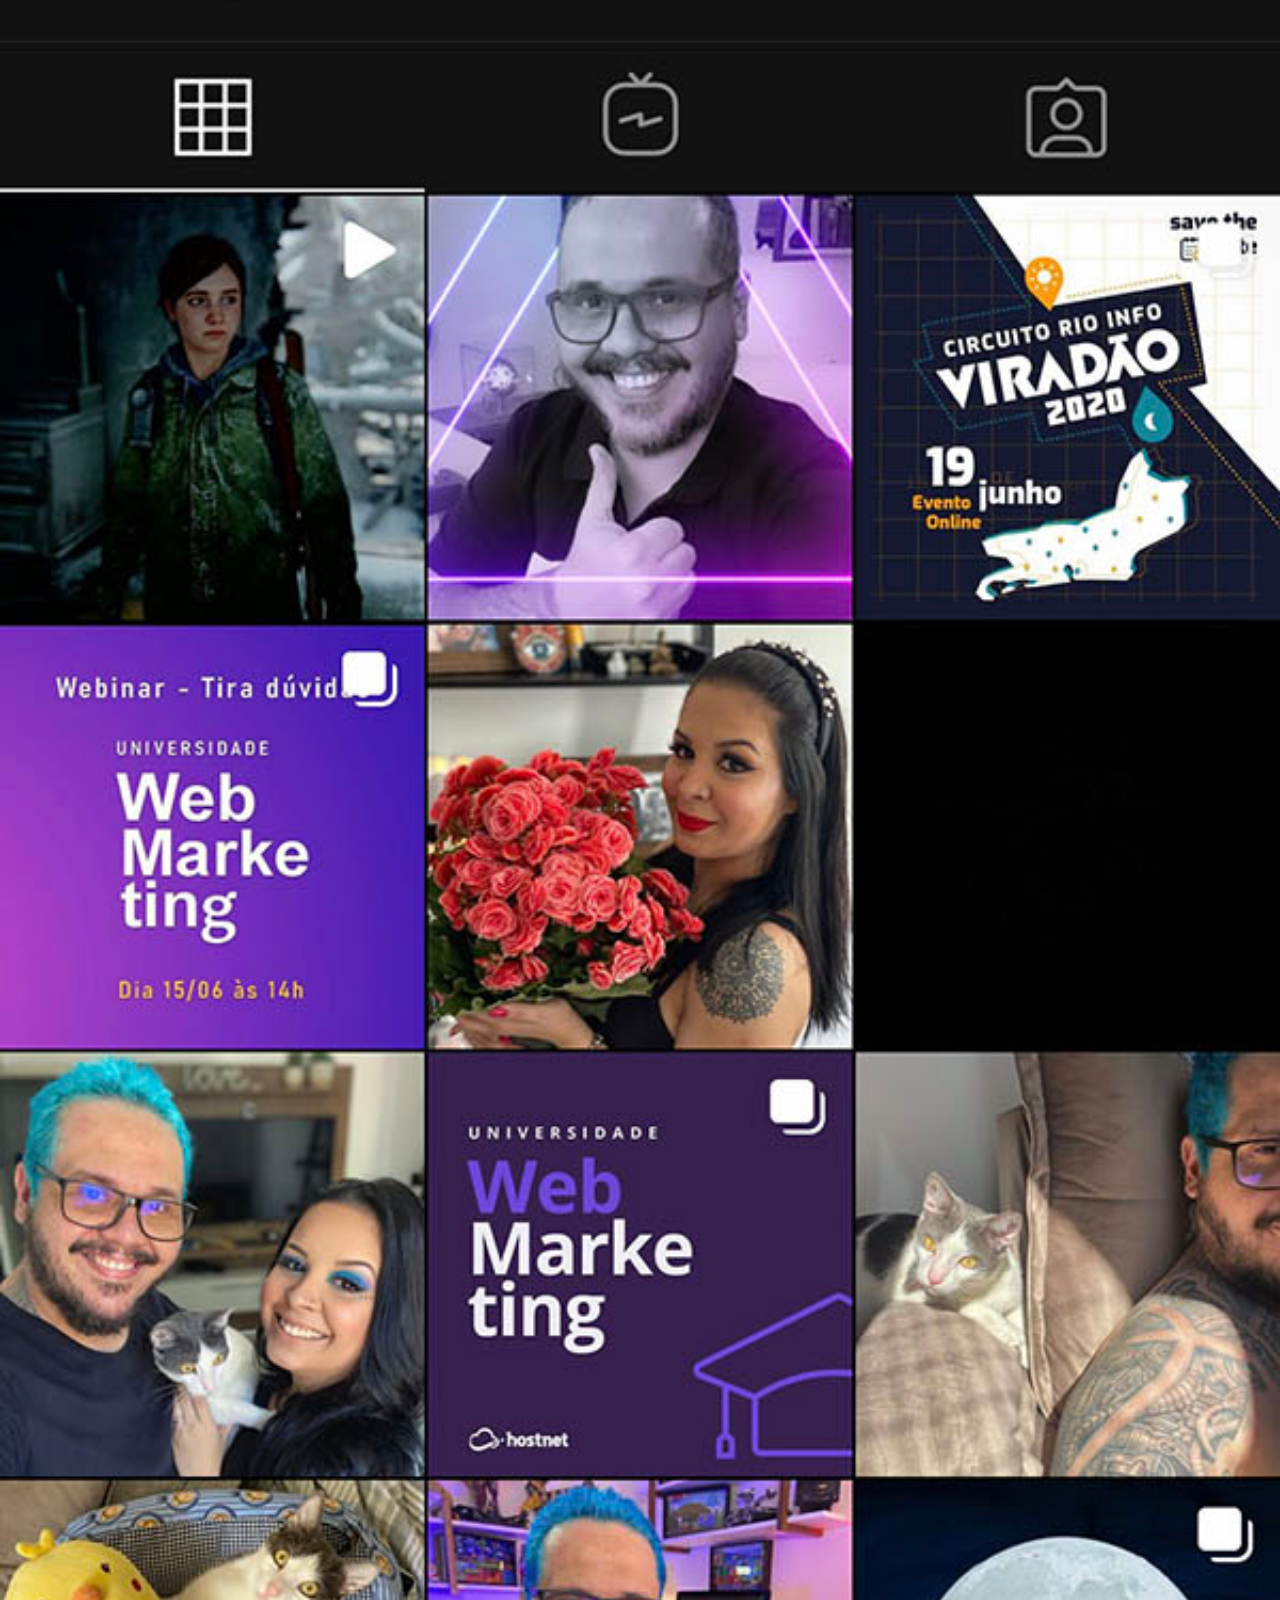
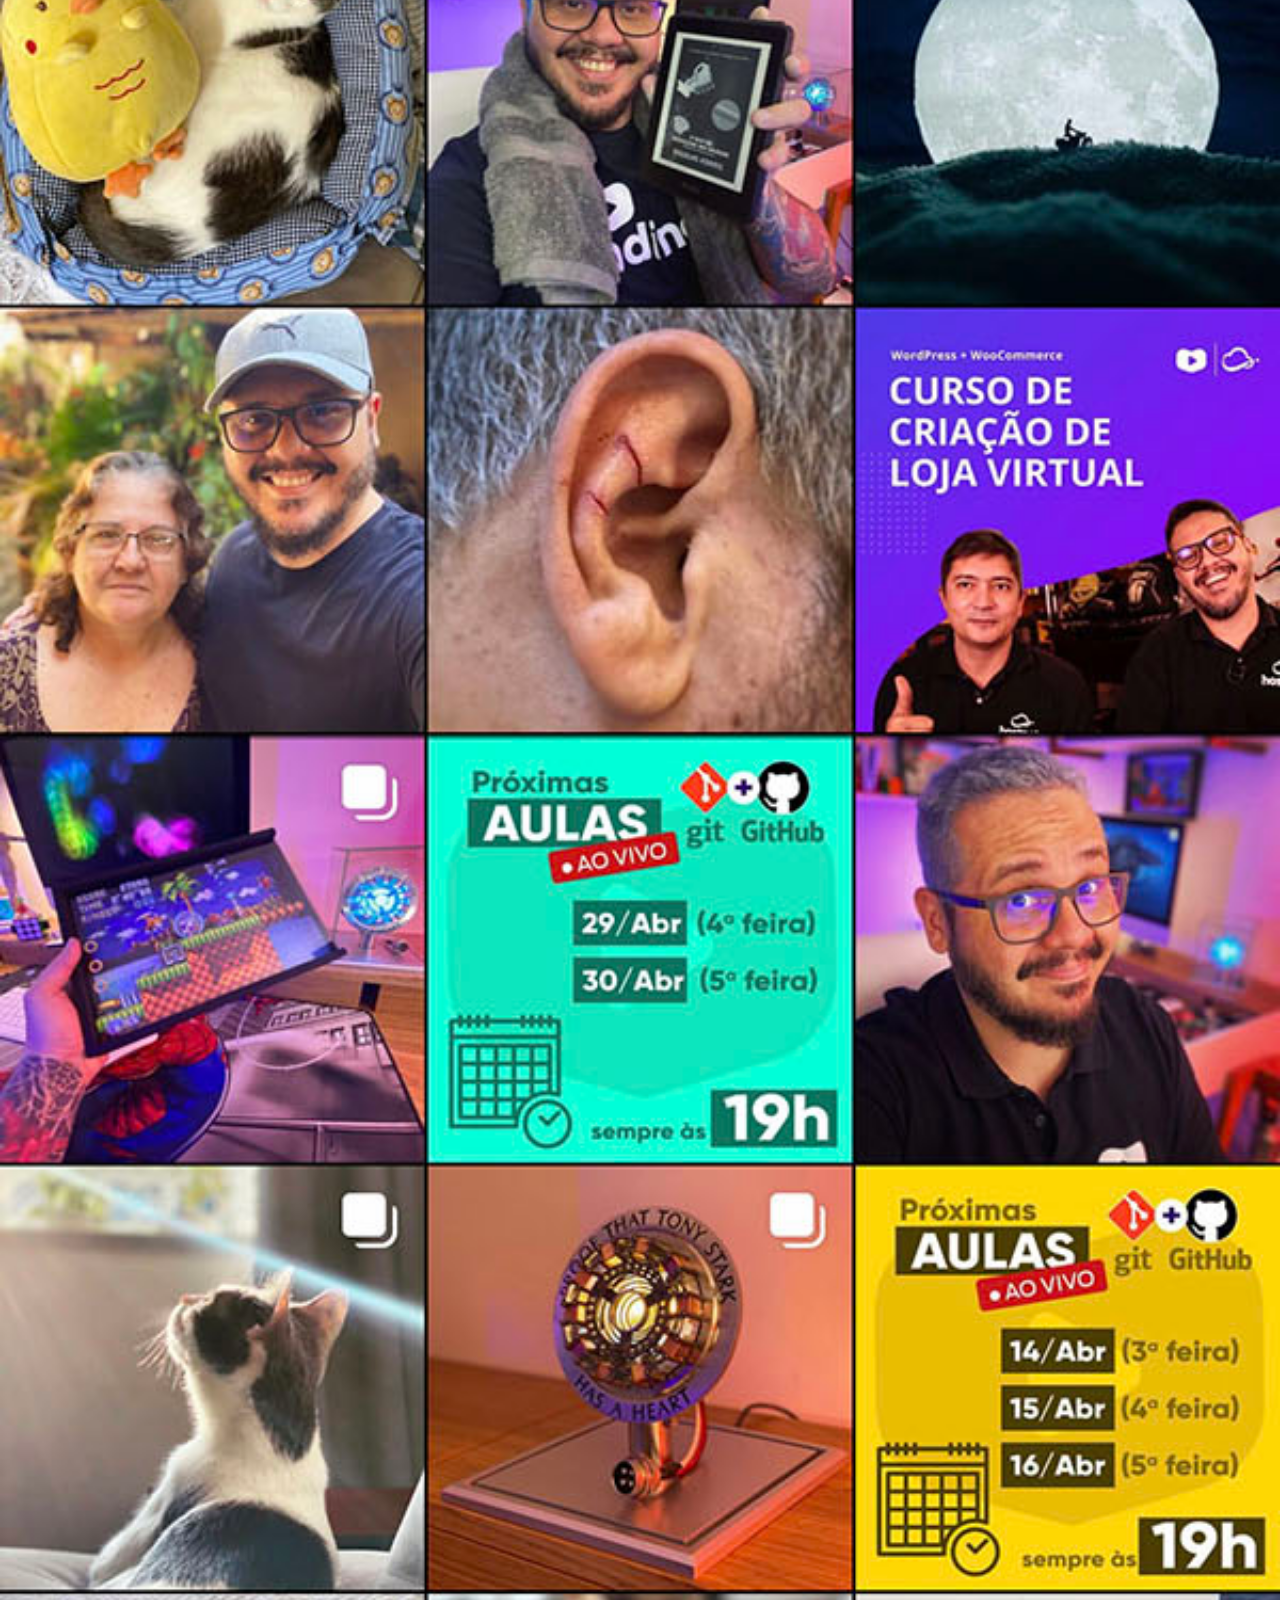
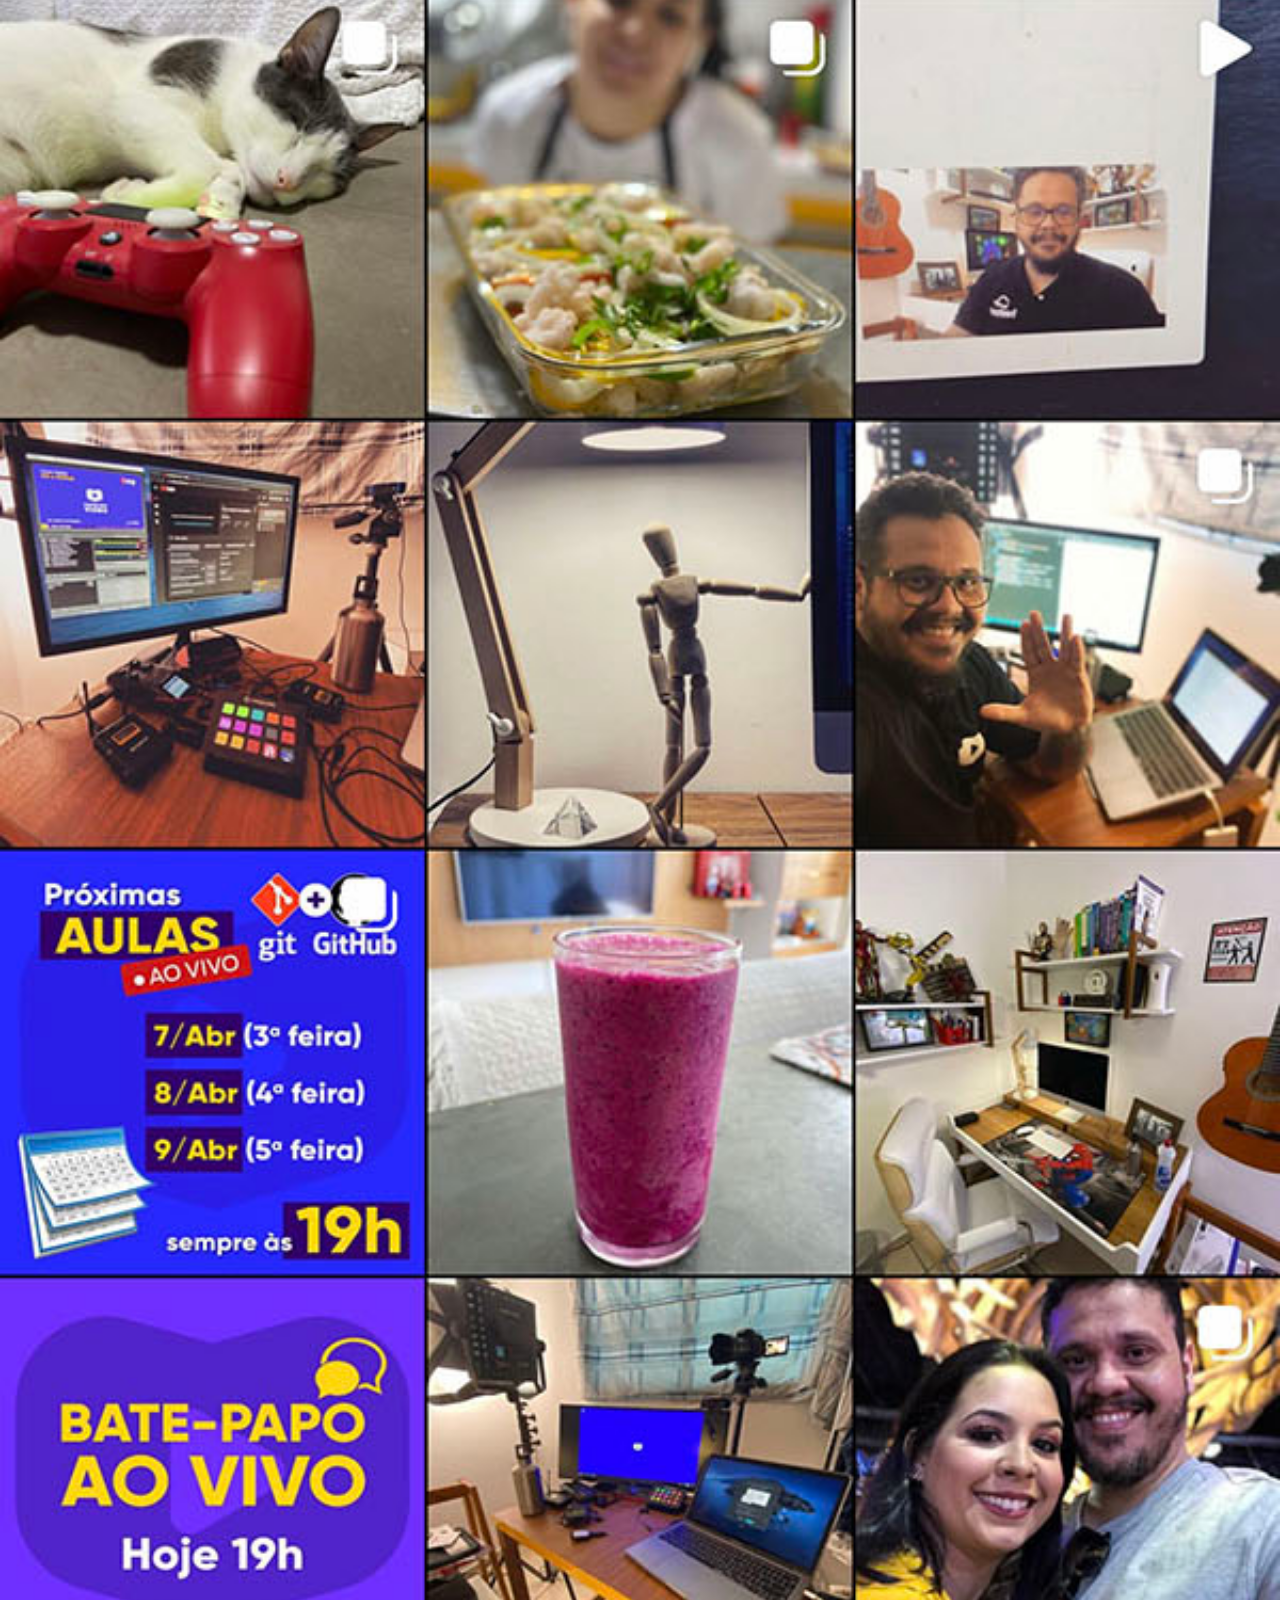
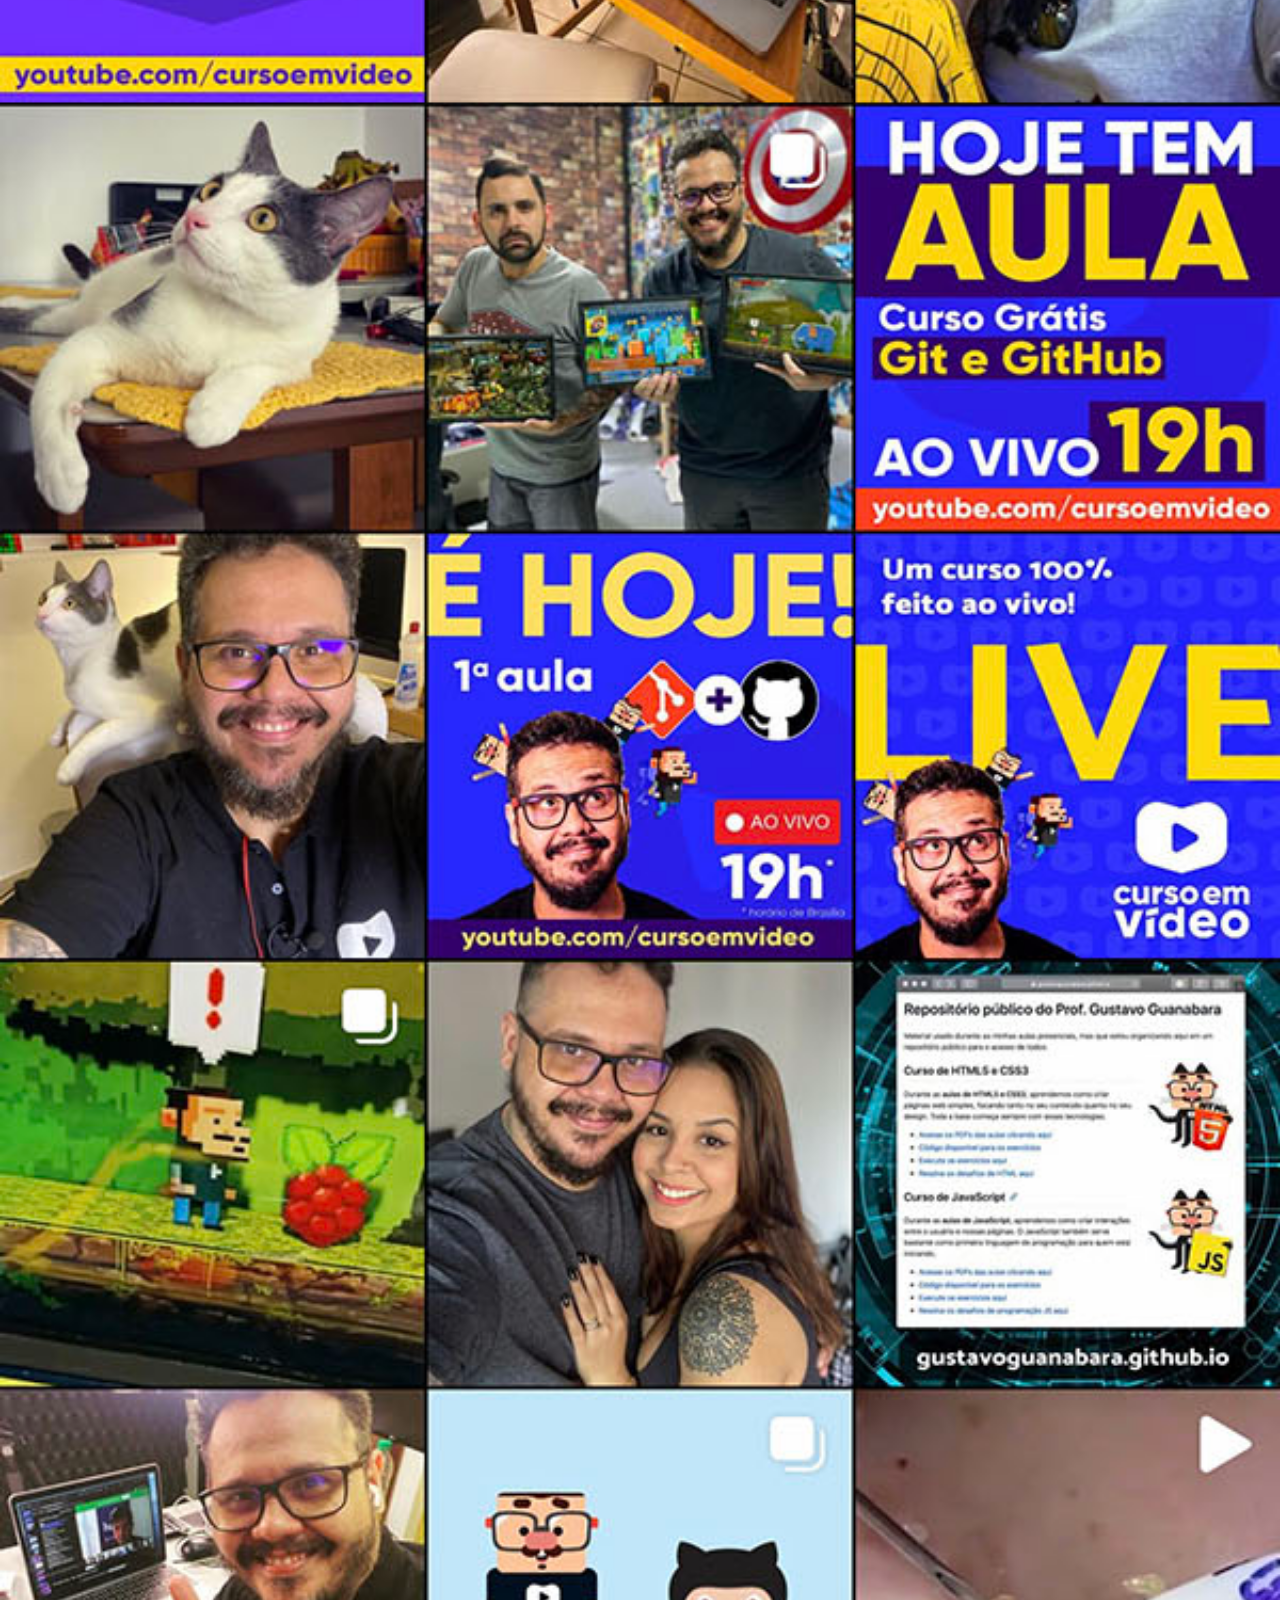
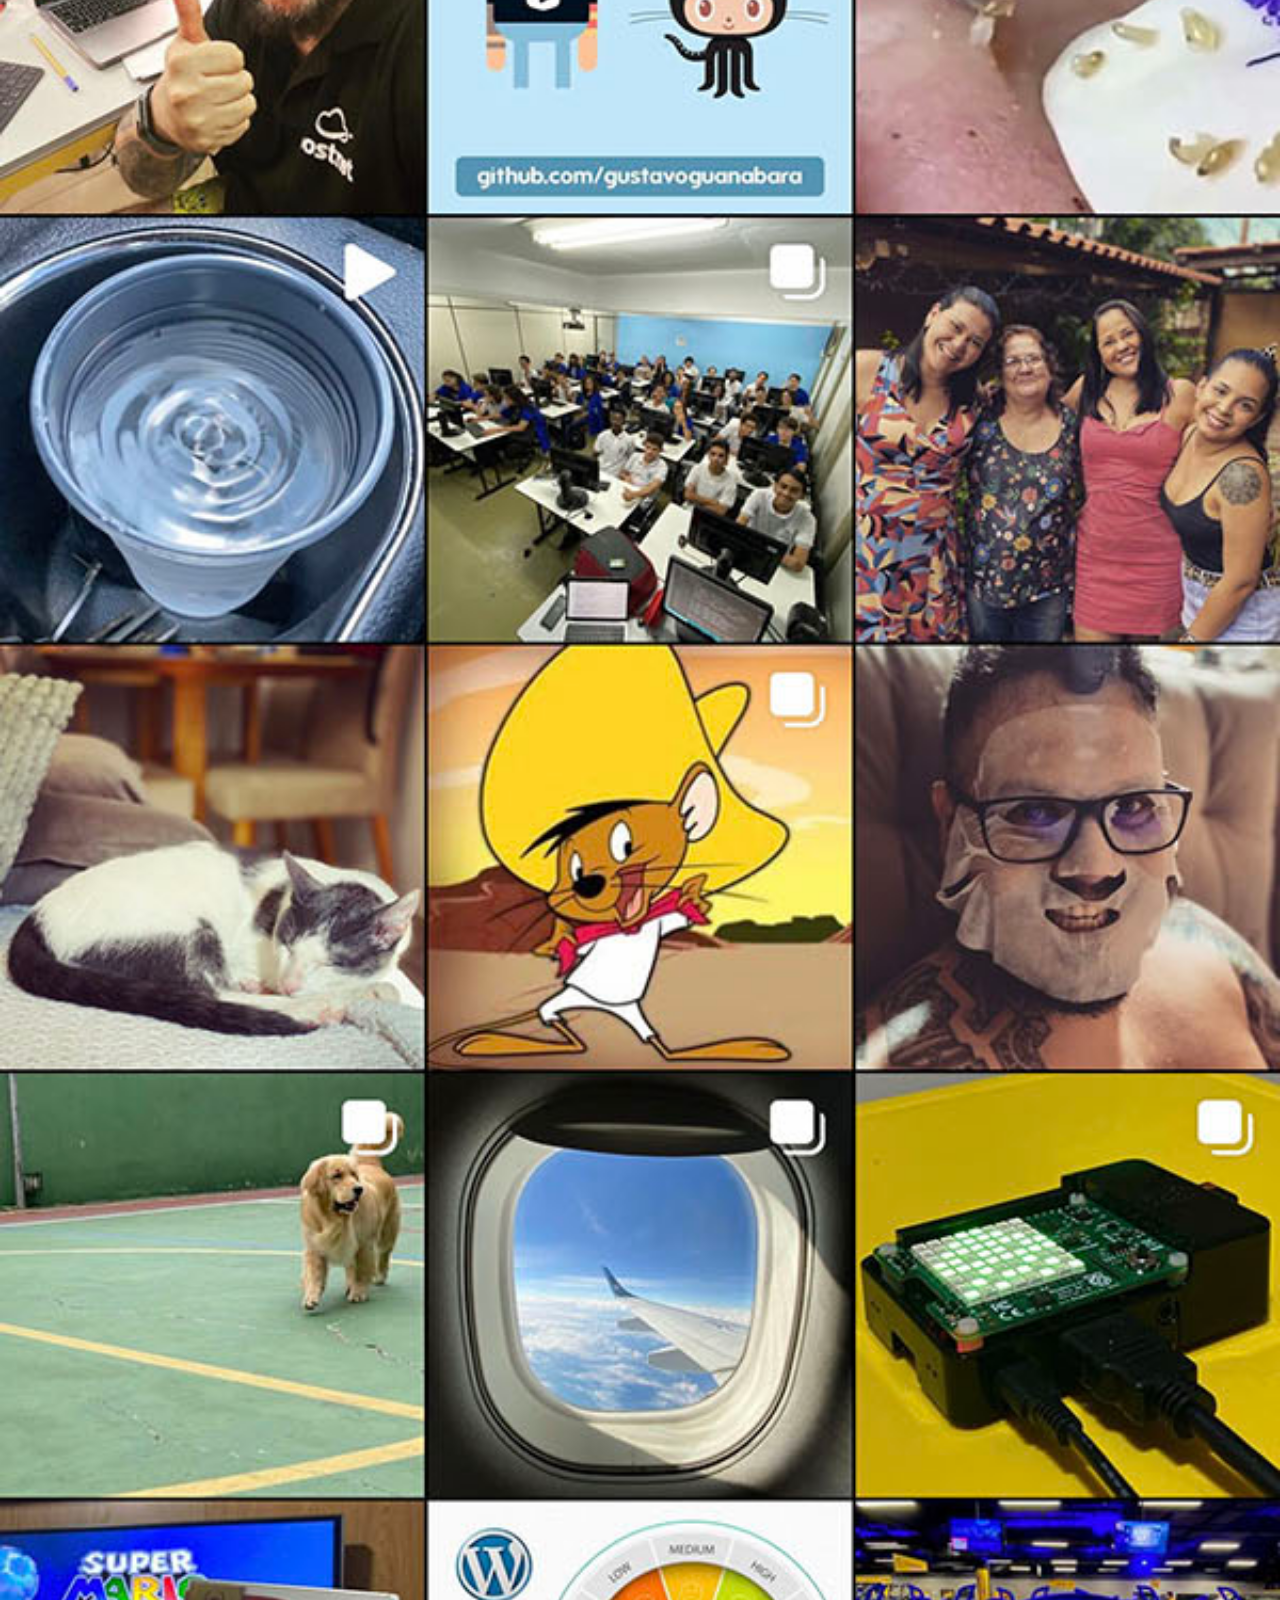
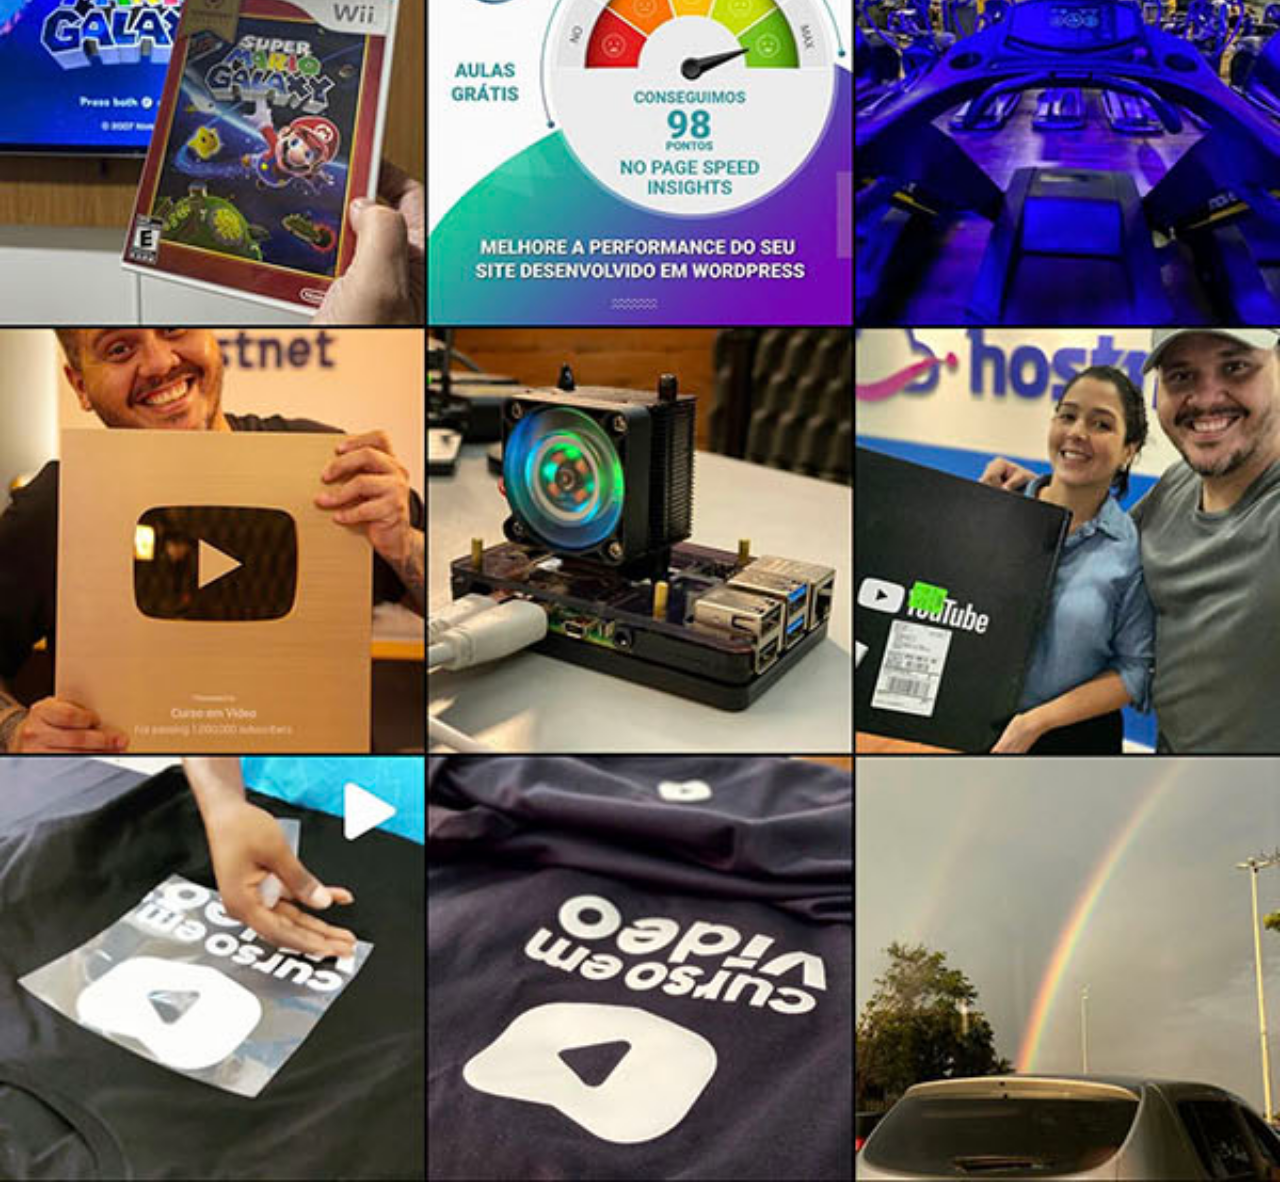
<file: instagram.html>
<!DOCTYPE html>
<html lang="en">
<head>
    <meta charset="UTF-8">
    <meta http-equiv="X-UA-Compatible" content="IE=edge">
    <meta name="viewport" content="width=device-width, initial-scale=1.0">
    <title>twitter</title> <link rel="stylesheet" href="estilos/social.css">
</head>
<body>
    <img src="imagens/tela-instagram.jpg" alt="Instagram">
</body>
</html>
</file>
<file: estilos/style.css>
@charset "UTF-8";

* {
    margin: 0px;
    padding: 0px;
    font-family: Arial, Helvetica, sans-serif;
    }

    html, body {
        height: 100%;
        width: 100%;
        background-color: black;
    }
    body {
        background: url('../imagens/fundo-madeira.jpg');
        background-size: cover;
        background-attachment: fixed;
    }
    main {
        position: relative;
        height: 100vh;        
        margin: 0px;
    }
    section#telefone {
        position: absolute;
        top: 50%;
        left: 50%;
        transform: translate(-50%, -50%);

        height: 627px;
        width: 311px;
        background-color: blue;
        background: url('../imagens/frame-iphone.png');
    }
    iframe#tela {
        position: relative;
        top: 80px;
        left: 22px;
        width: 267px;
        height: 471px;
    }
    ::-webkit-scrollbar {
        width: 0px;
        padding: 0px;}

    section#redes-sociais img {
        width: 50px;
        margin: 10px;
        border-radius: 50%;
        box-shadow: 3px 3px 3px rgba(0, 0, 0, 0.701);
        
 }
 section#redes-sociais img:hover {
    border: 2px solid rgba(168, 164, 164, 0.456);
 }
</file>
<file: estilos/social.css>
@charset "UTF-8";

* {
    margin: 0px;
    padding: 0px;
    font-family: Arial, Helvetica, sans-serif;
}
::-webkit-scrollbar {
    width: 0px;
    padding: 0px;
}
img {
    width: 100vw;
}
a {
    display: block;
    background-color: darkred;
    color: white;
    padding: 20px;
    text-align: center;
    font-weight: bolder;
    text-decoration: none;
}
a:hover {
    background-color: red;
}
</file>
